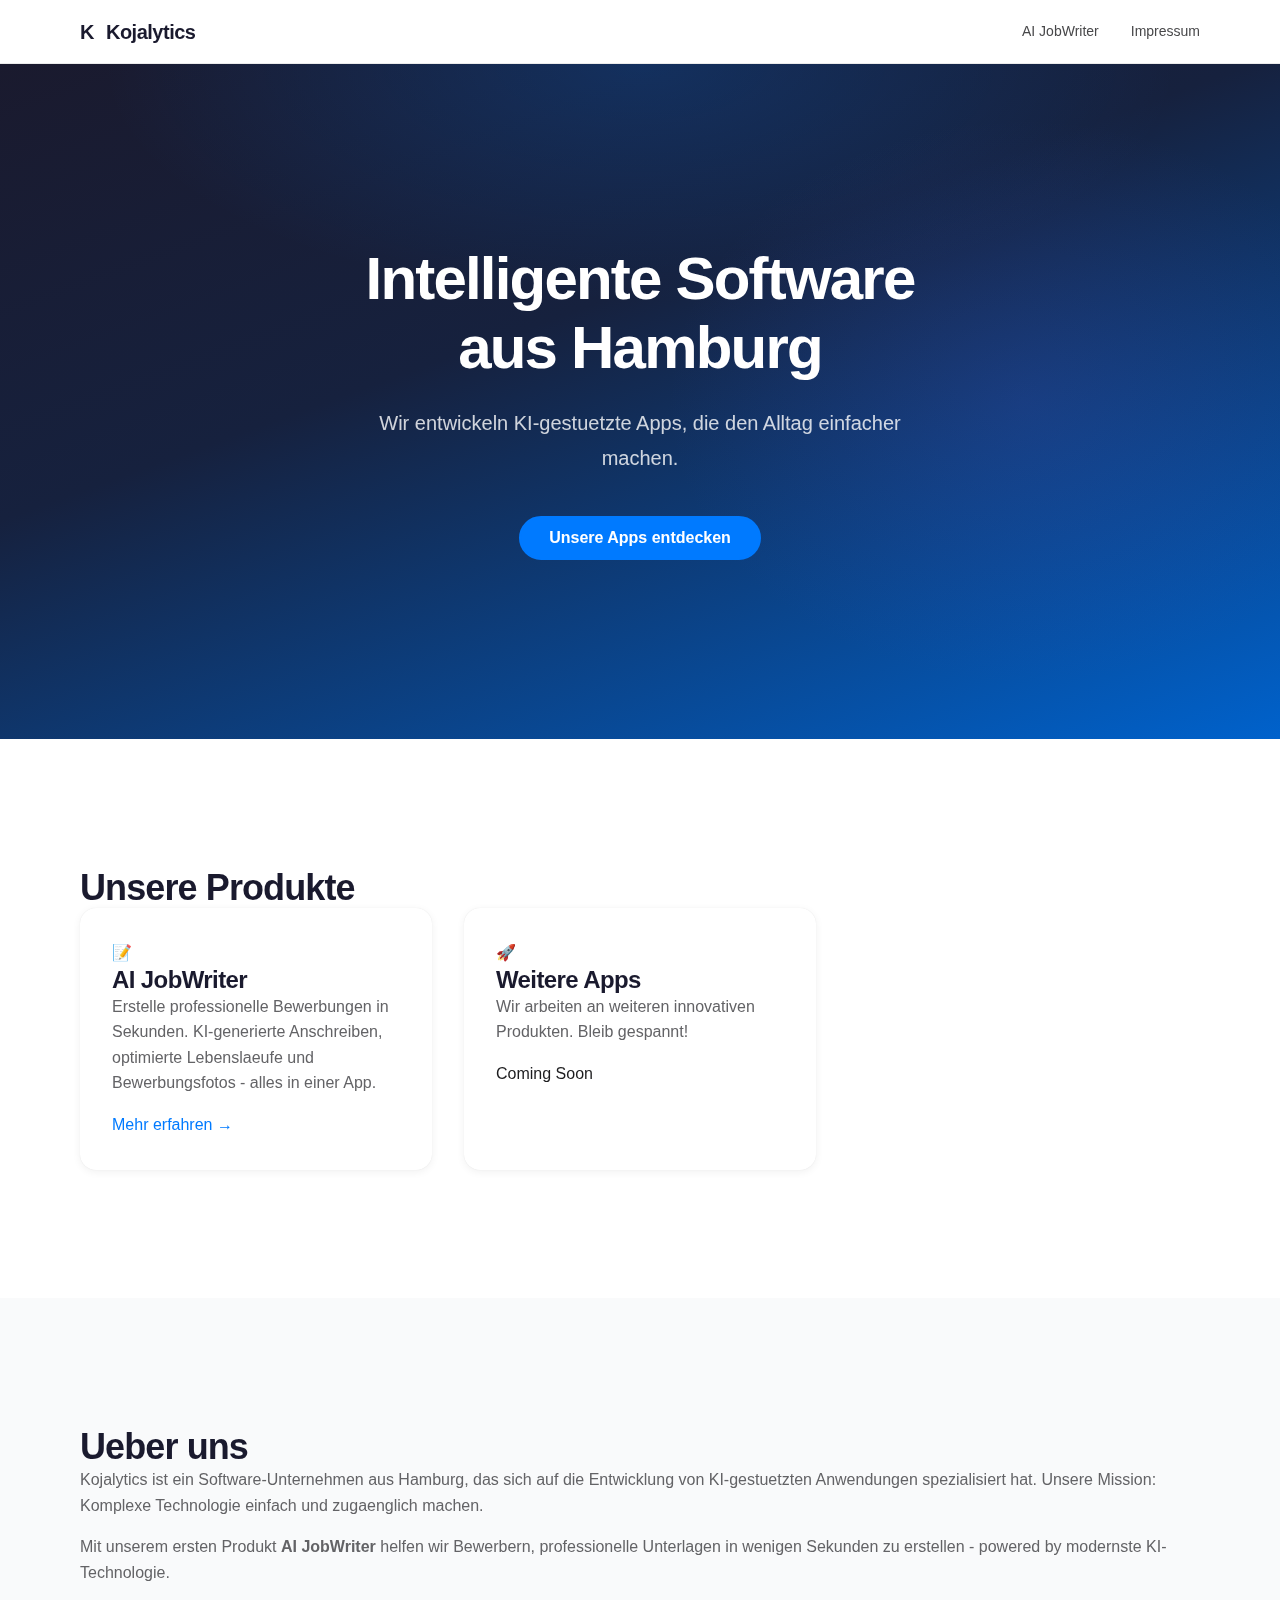
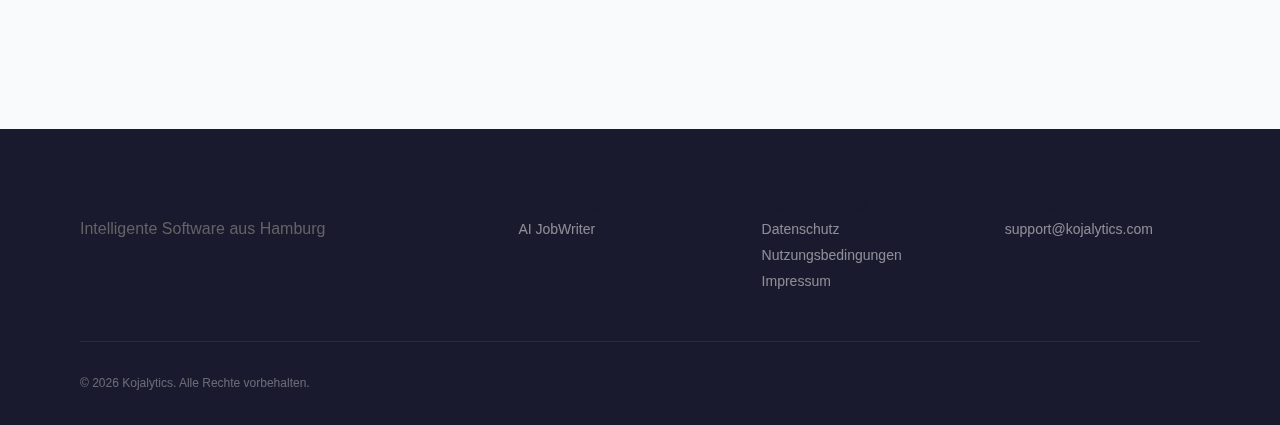
<file: index.html>
<!DOCTYPE html>
<html lang="de">
<head>
  <meta charset="UTF-8">
  <meta name="viewport" content="width=device-width, initial-scale=1.0">
  <title>Kojalytics - Intelligente Software aus Hamburg</title>
  <meta name="description" content="Kojalytics entwickelt KI-gestuetzte Apps, die den Alltag einfacher machen. Unser erstes Produkt: AI JobWriter - Bewerbungen mit KI.">
  <link rel="stylesheet" href="css/style.css">
  <link rel="icon" type="image/svg+xml" href="images/favicon.svg">
</head>
<body>
  <!-- Navigation -->
  <nav class="nav">
    <div class="container nav-container">
      <a href="/" class="nav-brand">
        <span class="nav-logo">K</span>
        <span>Kojalytics</span>
      </a>
      <div class="nav-links">
        <a href="/aijobwriter/">AI JobWriter</a>
        <a href="/impressum/">Impressum</a>
      </div>
    </div>
  </nav>

  <!-- Hero Section -->
  <section class="hero">
    <div class="container">
      <h1>Intelligente Software<br>aus Hamburg</h1>
      <p class="hero-subtitle">Wir entwickeln KI-gestuetzte Apps, die den Alltag einfacher machen.</p>
      <a href="/aijobwriter/" class="btn btn-primary">Unsere Apps entdecken</a>
    </div>
  </section>

  <!-- Products Section -->
  <section class="section">
    <div class="container">
      <h2 class="section-title">Unsere Produkte</h2>
      <div class="feature-grid">
        <a href="/aijobwriter/" class="card product-card">
          <div class="card-icon">&#x1F4DD;</div>
          <h3>AI JobWriter</h3>
          <p>Erstelle professionelle Bewerbungen in Sekunden. KI-generierte Anschreiben, optimierte Lebenslaeufe und Bewerbungsfotos - alles in einer App.</p>
          <span class="card-link">Mehr erfahren &rarr;</span>
        </a>
        <div class="card coming-soon-card">
          <div class="card-icon">&#x1F680;</div>
          <h3>Weitere Apps</h3>
          <p>Wir arbeiten an weiteren innovativen Produkten. Bleib gespannt!</p>
          <span class="badge">Coming Soon</span>
        </div>
      </div>
    </div>
  </section>

  <!-- About Section -->
  <section class="section section-alt">
    <div class="container">
      <h2 class="section-title">Ueber uns</h2>
      <div class="about-content">
        <p>Kojalytics ist ein Software-Unternehmen aus Hamburg, das sich auf die Entwicklung von KI-gestuetzten Anwendungen spezialisiert hat. Unsere Mission: Komplexe Technologie einfach und zugaenglich machen.</p>
        <p>Mit unserem ersten Produkt <strong>AI JobWriter</strong> helfen wir Bewerbern, professionelle Unterlagen in wenigen Sekunden zu erstellen - powered by modernste KI-Technologie.</p>
      </div>
    </div>
  </section>

  <!-- Footer -->
  <footer class="footer">
    <div class="container">
      <div class="footer-grid">
        <div class="footer-col">
          <h4>Kojalytics</h4>
          <p>Intelligente Software aus Hamburg</p>
        </div>
        <div class="footer-col">
          <h4>Produkte</h4>
          <div class="footer-links">
            <a href="/aijobwriter/">AI JobWriter</a>
          </div>
        </div>
        <div class="footer-col">
          <h4>Rechtliches</h4>
          <div class="footer-links">
            <a href="/privacy/">Datenschutz</a>
            <a href="/terms/">Nutzungsbedingungen</a>
            <a href="/impressum/">Impressum</a>
          </div>
        </div>
        <div class="footer-col">
          <h4>Kontakt</h4>
          <div class="footer-links">
            <a href="mailto:support@kojalytics.com">support@kojalytics.com</a>
          </div>
        </div>
      </div>
      <div class="footer-bottom">
        <p>&copy; 2026 Kojalytics. Alle Rechte vorbehalten.</p>
      </div>
    </div>
  </footer>
</body>
</html>
</file>
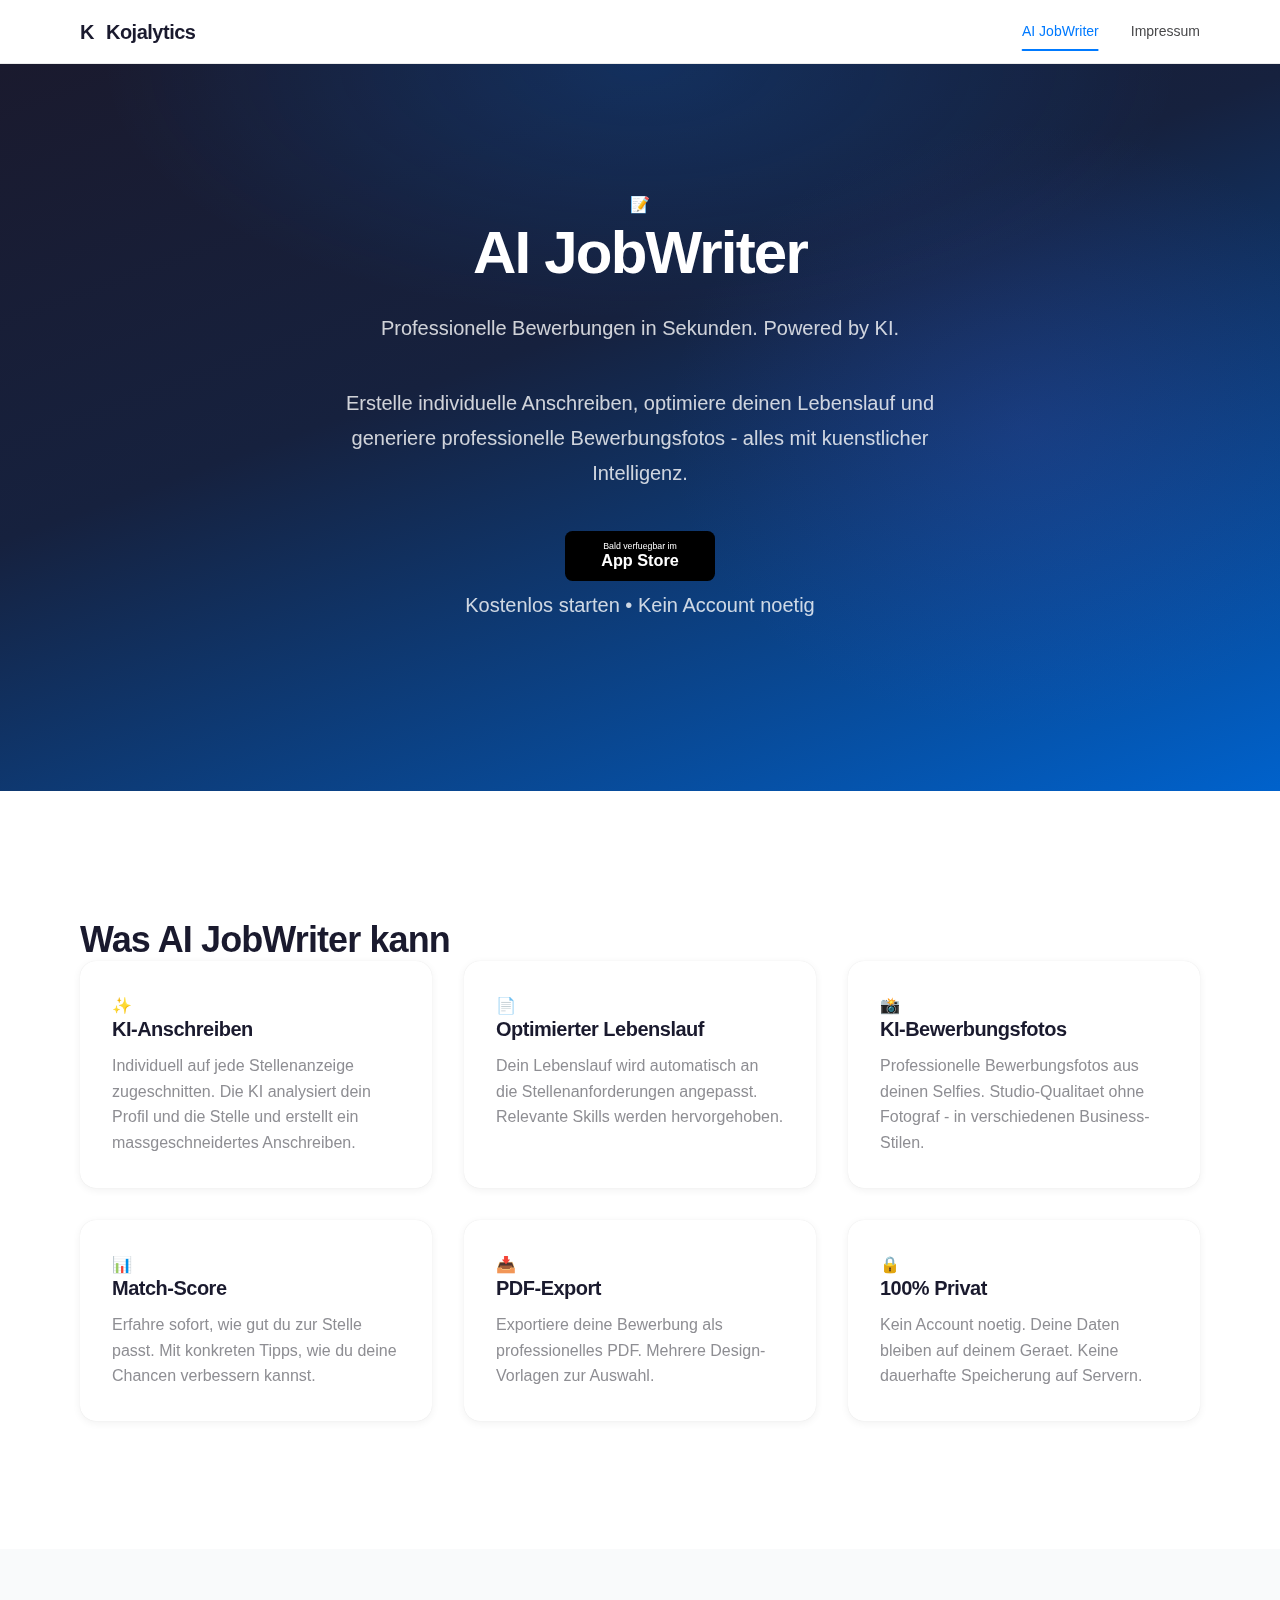
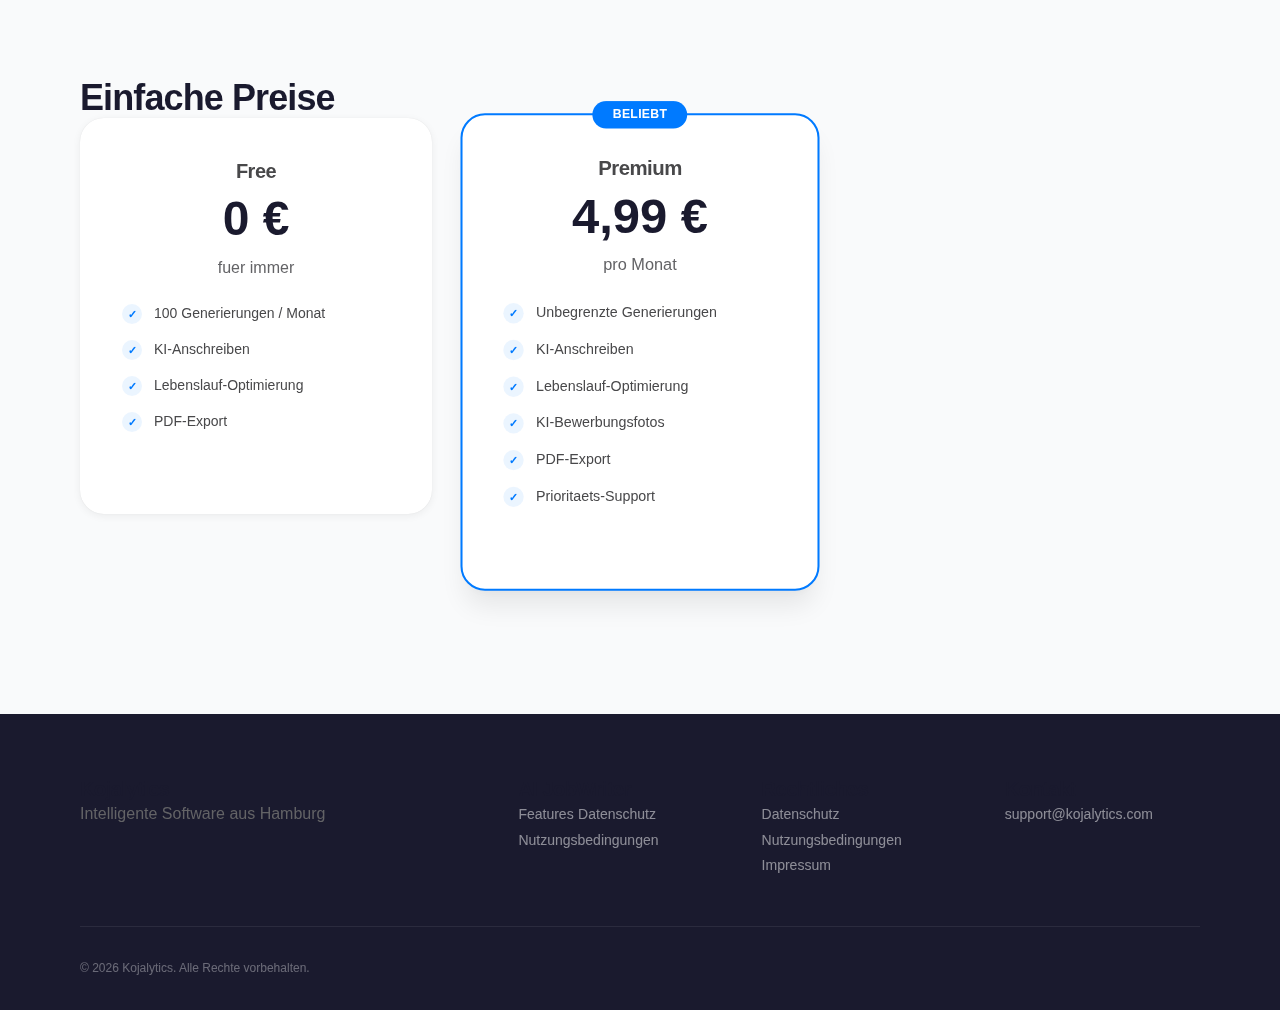
<file: aijobwriter/index.html>
<!DOCTYPE html>
<html lang="de">
<head>
  <meta charset="UTF-8">
  <meta name="viewport" content="width=device-width, initial-scale=1.0">
  <title>AI JobWriter - Bewerbungen mit KI | Kojalytics</title>
  <meta name="description" content="AI JobWriter erstellt professionelle Bewerbungen mit KI. Anschreiben, Lebenslaeufe und Bewerbungsfotos - alles in einer App.">
  <link rel="stylesheet" href="../css/style.css">
  <link rel="icon" type="image/svg+xml" href="../images/favicon.svg">
</head>
<body>
  <!-- Navigation -->
  <nav class="nav">
    <div class="container nav-container">
      <a href="/" class="nav-brand">
        <span class="nav-logo">K</span>
        <span>Kojalytics</span>
      </a>
      <div class="nav-links">
        <a href="/aijobwriter/" class="active">AI JobWriter</a>
        <a href="/impressum/">Impressum</a>
      </div>
    </div>
  </nav>

  <!-- App Hero -->
  <section class="hero hero-app">
    <div class="container hero-split">
      <div class="hero-text">
        <div class="app-name-row">
          <div class="app-icon-small">&#x1F4DD;</div>
          <h1>AI JobWriter</h1>
        </div>
        <p class="hero-subtitle">Professionelle Bewerbungen in Sekunden. Powered by KI.</p>
        <p class="hero-desc">Erstelle individuelle Anschreiben, optimiere deinen Lebenslauf und generiere professionelle Bewerbungsfotos - alles mit kuenstlicher Intelligenz.</p>
        <div class="hero-buttons">
          <a href="#" class="app-badge" title="Bald im App Store">
            <svg viewBox="0 0 120 40" width="150" height="50">
              <rect width="120" height="40" rx="6" fill="#000"/>
              <text x="60" y="14" text-anchor="middle" fill="#fff" font-size="7" font-family="-apple-system, sans-serif">Bald verfuegbar im</text>
              <text x="60" y="28" text-anchor="middle" fill="#fff" font-size="13" font-weight="600" font-family="-apple-system, sans-serif">App Store</text>
            </svg>
          </a>
        </div>
        <p class="hero-free">Kostenlos starten &bull; Kein Account noetig</p>
      </div>
    </div>
  </section>

  <!-- Features -->
  <section class="section">
    <div class="container">
      <h2 class="section-title">Was AI JobWriter kann</h2>
      <div class="feature-grid feature-grid-3">
        <div class="feature-card">
          <div class="feature-icon">&#x2728;</div>
          <h3>KI-Anschreiben</h3>
          <p>Individuell auf jede Stellenanzeige zugeschnitten. Die KI analysiert dein Profil und die Stelle und erstellt ein massgeschneidertes Anschreiben.</p>
        </div>
        <div class="feature-card">
          <div class="feature-icon">&#x1F4C4;</div>
          <h3>Optimierter Lebenslauf</h3>
          <p>Dein Lebenslauf wird automatisch an die Stellenanforderungen angepasst. Relevante Skills werden hervorgehoben.</p>
        </div>
        <div class="feature-card">
          <div class="feature-icon">&#x1F4F8;</div>
          <h3>KI-Bewerbungsfotos</h3>
          <p>Professionelle Bewerbungsfotos aus deinen Selfies. Studio-Qualitaet ohne Fotograf - in verschiedenen Business-Stilen.</p>
        </div>
        <div class="feature-card">
          <div class="feature-icon">&#x1F4CA;</div>
          <h3>Match-Score</h3>
          <p>Erfahre sofort, wie gut du zur Stelle passt. Mit konkreten Tipps, wie du deine Chancen verbessern kannst.</p>
        </div>
        <div class="feature-card">
          <div class="feature-icon">&#x1F4E5;</div>
          <h3>PDF-Export</h3>
          <p>Exportiere deine Bewerbung als professionelles PDF. Mehrere Design-Vorlagen zur Auswahl.</p>
        </div>
        <div class="feature-card">
          <div class="feature-icon">&#x1F512;</div>
          <h3>100% Privat</h3>
          <p>Kein Account noetig. Deine Daten bleiben auf deinem Geraet. Keine dauerhafte Speicherung auf Servern.</p>
        </div>
      </div>
    </div>
  </section>

  <!-- Pricing -->
  <section class="section section-alt">
    <div class="container">
      <h2 class="section-title">Einfache Preise</h2>
      <div class="pricing-grid">
        <div class="pricing-card">
          <h3>Free</h3>
          <div class="pricing-price">0 &euro;</div>
          <p class="pricing-period">fuer immer</p>
          <ul class="pricing-features">
            <li>100 Generierungen / Monat</li>
            <li>KI-Anschreiben</li>
            <li>Lebenslauf-Optimierung</li>
            <li>PDF-Export</li>
          </ul>
        </div>
        <div class="pricing-card pricing-highlight">
          <div class="pricing-badge">Beliebt</div>
          <h3>Premium</h3>
          <div class="pricing-price">4,99 &euro;</div>
          <p class="pricing-period">pro Monat</p>
          <ul class="pricing-features">
            <li>Unbegrenzte Generierungen</li>
            <li>KI-Anschreiben</li>
            <li>Lebenslauf-Optimierung</li>
            <li>KI-Bewerbungsfotos</li>
            <li>PDF-Export</li>
            <li>Prioritaets-Support</li>
          </ul>
        </div>
      </div>
    </div>
  </section>

  <!-- Footer -->
  <footer class="footer">
    <div class="container">
      <div class="footer-grid">
        <div class="footer-col">
          <h4>Kojalytics</h4>
          <p>Intelligente Software aus Hamburg</p>
        </div>
        <div class="footer-col">
          <h4>AI JobWriter</h4>
          <div class="footer-links">
            <a href="/aijobwriter/">Features</a>
            <a href="/privacy/">Datenschutz</a>
            <a href="/terms/">Nutzungsbedingungen</a>
          </div>
        </div>
        <div class="footer-col">
          <h4>Rechtliches</h4>
          <div class="footer-links">
            <a href="/privacy/">Datenschutz</a>
            <a href="/terms/">Nutzungsbedingungen</a>
            <a href="/impressum/">Impressum</a>
          </div>
        </div>
        <div class="footer-col">
          <h4>Kontakt</h4>
          <div class="footer-links">
            <a href="mailto:support@kojalytics.com">support@kojalytics.com</a>
          </div>
        </div>
      </div>
      <div class="footer-bottom">
        <p>&copy; 2026 Kojalytics. Alle Rechte vorbehalten.</p>
      </div>
    </div>
  </footer>
</body>
</html>
</file>
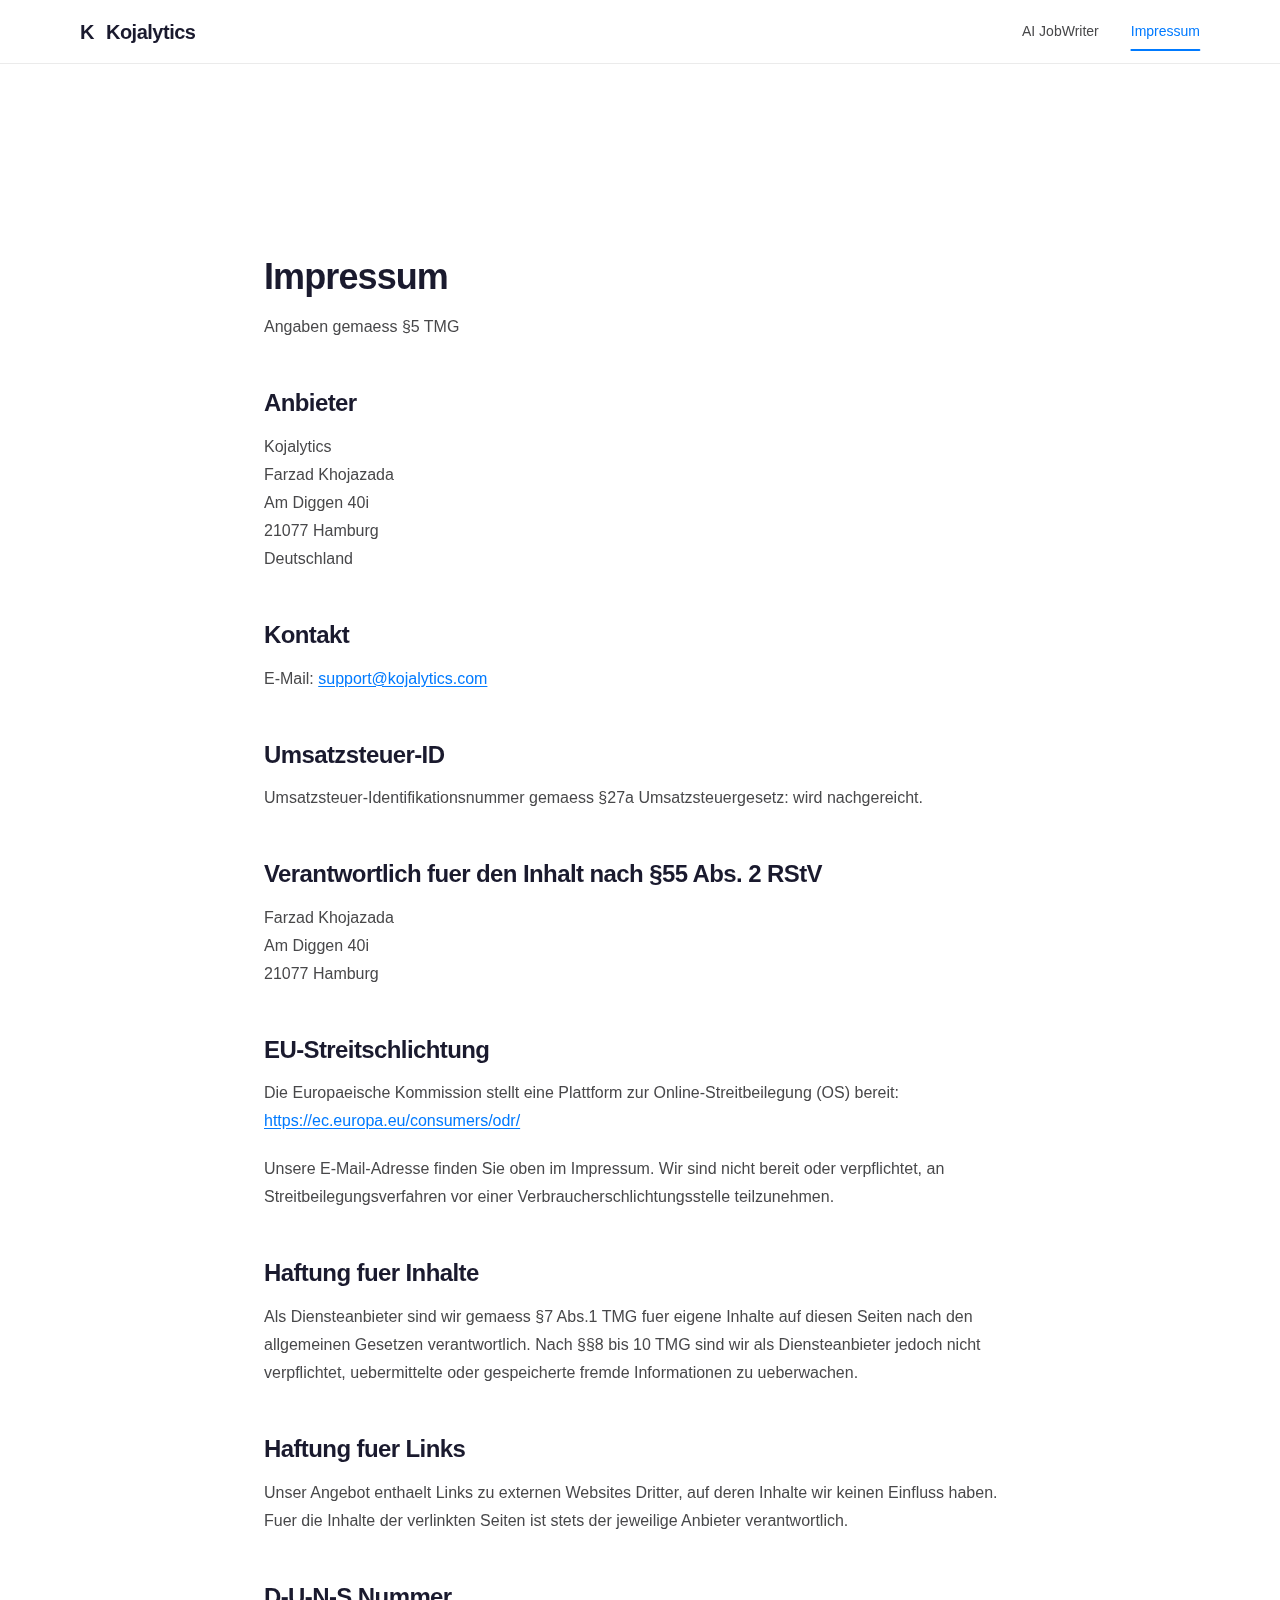
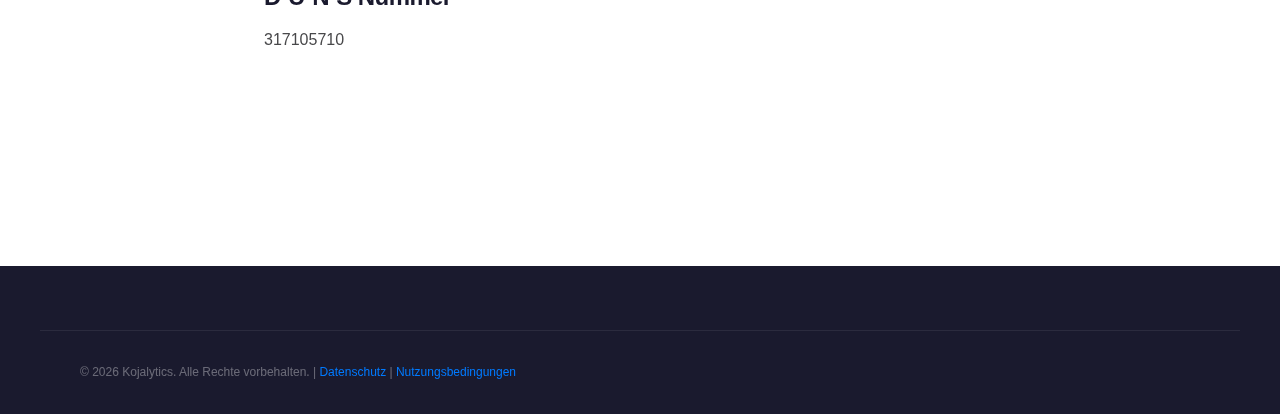
<file: impressum/index.html>
<!DOCTYPE html>
<html lang="de">
<head>
  <meta charset="UTF-8">
  <meta name="viewport" content="width=device-width, initial-scale=1.0">
  <title>Impressum | Kojalytics</title>
  <link rel="stylesheet" href="../css/style.css">
  <link rel="icon" type="image/svg+xml" href="../images/favicon.svg">
</head>
<body>
  <nav class="nav">
    <div class="container nav-container">
      <a href="/" class="nav-brand"><span class="nav-logo">K</span><span>Kojalytics</span></a>
      <div class="nav-links">
        <a href="/aijobwriter/">AI JobWriter</a>
        <a href="/impressum/" class="active">Impressum</a>
      </div>
    </div>
  </nav>

  <section class="section legal-page">
    <div class="container">
      <div class="legal-content">
        <h1>Impressum</h1>
        <p class="legal-date">Angaben gemaess &sect;5 TMG</p>

        <h2>Anbieter</h2>
        <p>
          Kojalytics<br>
          Farzad Khojazada<br>
          Am Diggen 40i<br>
          21077 Hamburg<br>
          Deutschland
        </p>

        <h2>Kontakt</h2>
        <p>
          E-Mail: <a href="mailto:support@kojalytics.com">support@kojalytics.com</a>
        </p>

        <h2>Umsatzsteuer-ID</h2>
        <p>Umsatzsteuer-Identifikationsnummer gemaess &sect;27a Umsatzsteuergesetz: wird nachgereicht.</p>

        <h2>Verantwortlich fuer den Inhalt nach &sect;55 Abs. 2 RStV</h2>
        <p>
          Farzad Khojazada<br>
          Am Diggen 40i<br>
          21077 Hamburg
        </p>

        <h2>EU-Streitschlichtung</h2>
        <p>Die Europaeische Kommission stellt eine Plattform zur Online-Streitbeilegung (OS) bereit: <a href="https://ec.europa.eu/consumers/odr/" target="_blank" rel="noopener">https://ec.europa.eu/consumers/odr/</a></p>
        <p>Unsere E-Mail-Adresse finden Sie oben im Impressum. Wir sind nicht bereit oder verpflichtet, an Streitbeilegungsverfahren vor einer Verbraucherschlichtungsstelle teilzunehmen.</p>

        <h2>Haftung fuer Inhalte</h2>
        <p>Als Diensteanbieter sind wir gemaess &sect;7 Abs.1 TMG fuer eigene Inhalte auf diesen Seiten nach den allgemeinen Gesetzen verantwortlich. Nach &sect;&sect;8 bis 10 TMG sind wir als Diensteanbieter jedoch nicht verpflichtet, uebermittelte oder gespeicherte fremde Informationen zu ueberwachen.</p>

        <h2>Haftung fuer Links</h2>
        <p>Unser Angebot enthaelt Links zu externen Websites Dritter, auf deren Inhalte wir keinen Einfluss haben. Fuer die Inhalte der verlinkten Seiten ist stets der jeweilige Anbieter verantwortlich.</p>

        <h2>D-U-N-S Nummer</h2>
        <p>317105710</p>
      </div>
    </div>
  </section>

  <footer class="footer">
    <div class="container footer-bottom">
      <p>&copy; 2026 Kojalytics. Alle Rechte vorbehalten. | <a href="/privacy/">Datenschutz</a> | <a href="/terms/">Nutzungsbedingungen</a></p>
    </div>
  </footer>
</body>
</html>
</file>
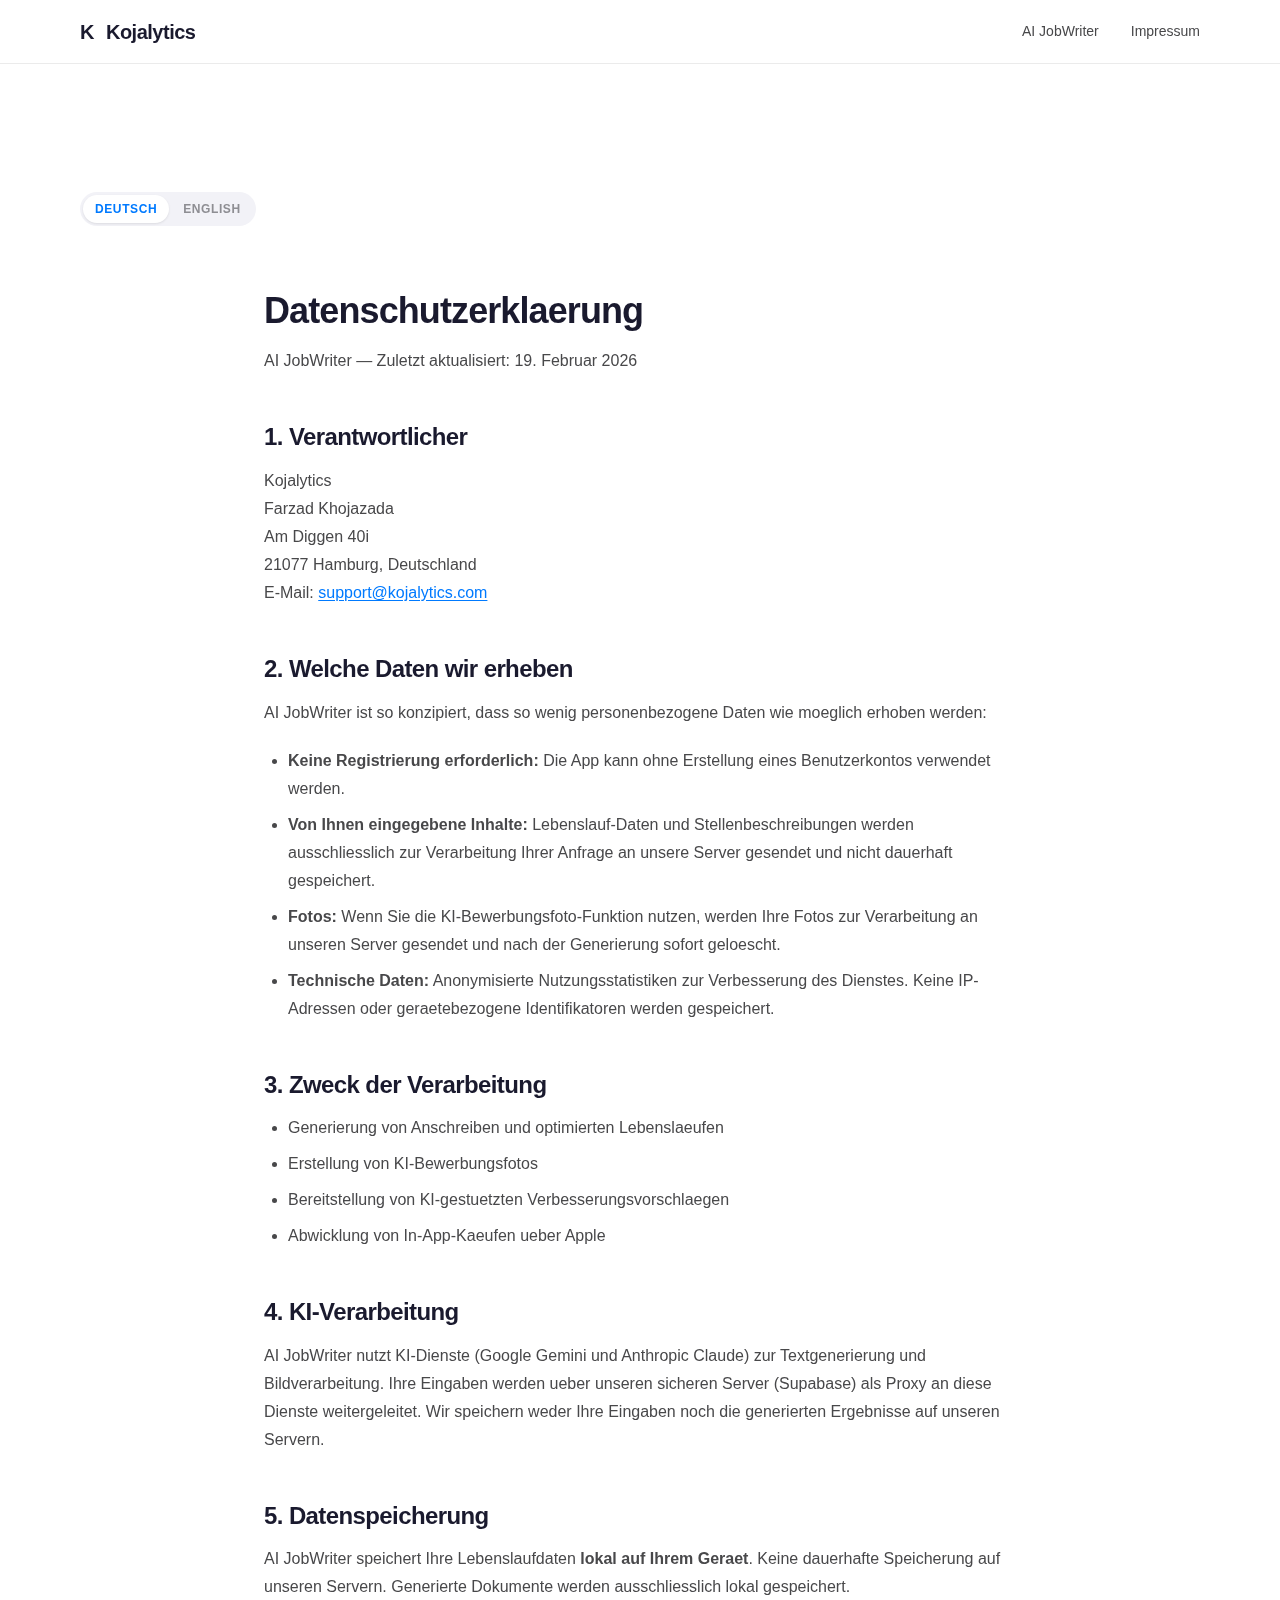
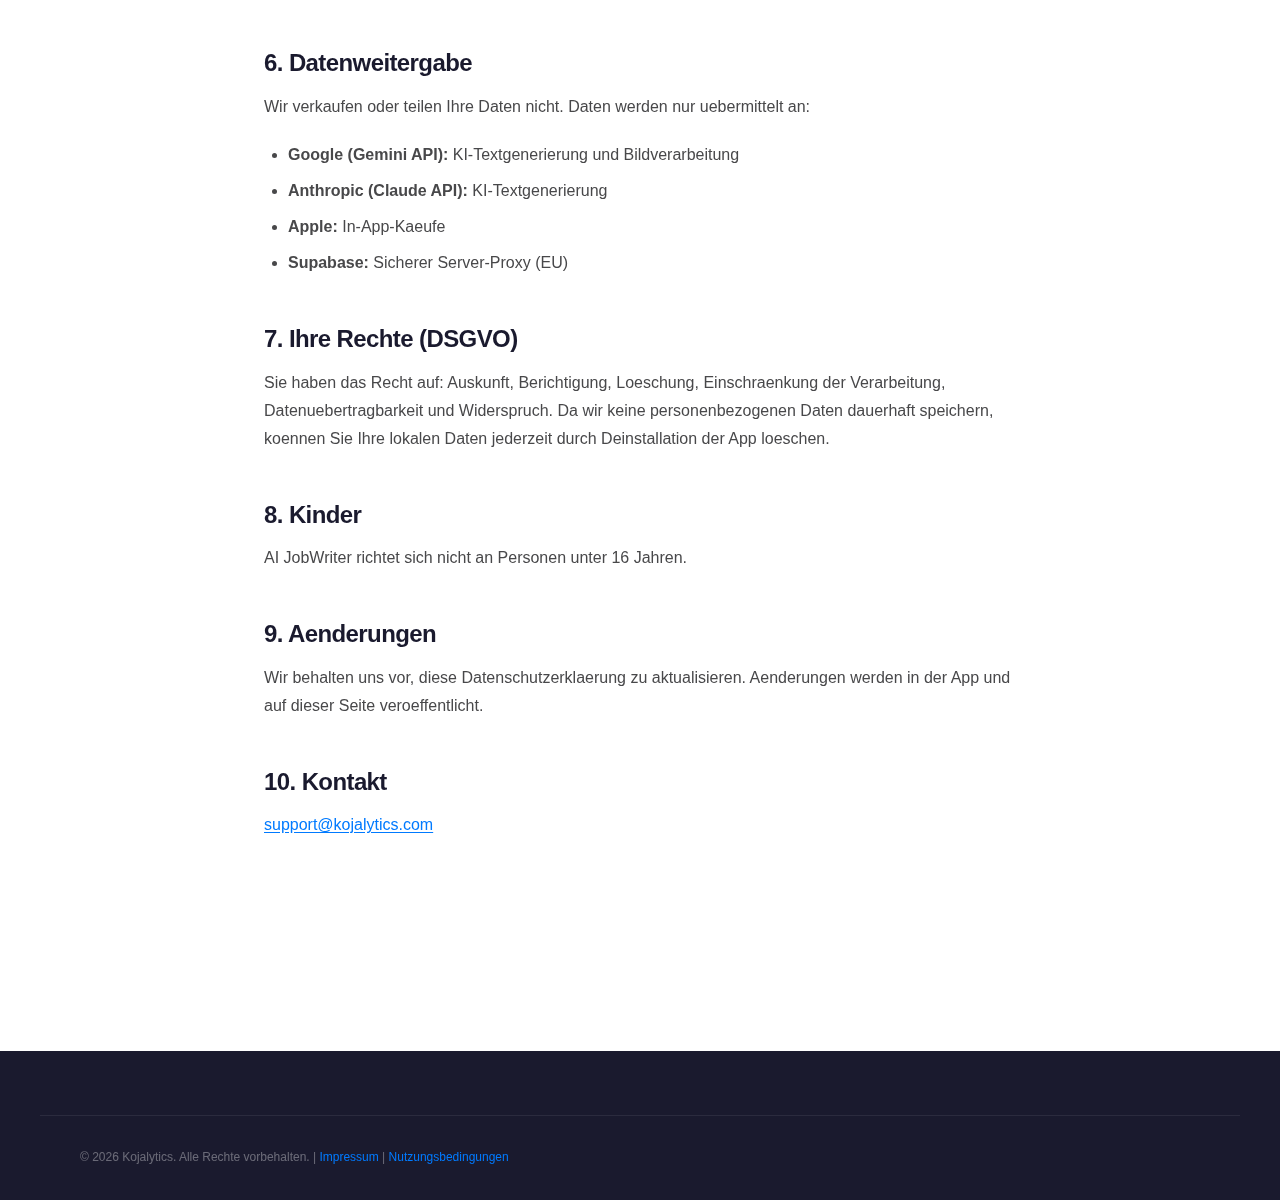
<file: privacy/index.html>
<!DOCTYPE html>
<html lang="de">
<head>
  <meta charset="UTF-8">
  <meta name="viewport" content="width=device-width, initial-scale=1.0">
  <title>Datenschutzerklaerung - AI JobWriter | Kojalytics</title>
  <link rel="stylesheet" href="../css/style.css">
  <link rel="icon" type="image/svg+xml" href="../images/favicon.svg">
</head>
<body>
  <nav class="nav">
    <div class="container nav-container">
      <a href="/" class="nav-brand"><span class="nav-logo">K</span><span>Kojalytics</span></a>
      <div class="nav-links">
        <a href="/aijobwriter/">AI JobWriter</a>
        <a href="/impressum/">Impressum</a>
      </div>
    </div>
  </nav>

  <section class="section legal-page">
    <div class="container">
      <div class="lang-toggle">
        <button class="lang-btn active" onclick="showLang('de')">Deutsch</button>
        <button class="lang-btn" onclick="showLang('en')">English</button>
      </div>

      <!-- GERMAN -->
      <div class="section-de active">
        <div class="legal-content">
          <h1>Datenschutzerklaerung</h1>
          <p class="legal-date">AI JobWriter &mdash; Zuletzt aktualisiert: 19. Februar 2026</p>

          <h2>1. Verantwortlicher</h2>
          <p>Kojalytics<br>Farzad Khojazada<br>Am Diggen 40i<br>21077 Hamburg, Deutschland<br>E-Mail: <a href="mailto:support@kojalytics.com">support@kojalytics.com</a></p>

          <h2>2. Welche Daten wir erheben</h2>
          <p>AI JobWriter ist so konzipiert, dass so wenig personenbezogene Daten wie moeglich erhoben werden:</p>
          <ul>
            <li><strong>Keine Registrierung erforderlich:</strong> Die App kann ohne Erstellung eines Benutzerkontos verwendet werden.</li>
            <li><strong>Von Ihnen eingegebene Inhalte:</strong> Lebenslauf-Daten und Stellenbeschreibungen werden ausschliesslich zur Verarbeitung Ihrer Anfrage an unsere Server gesendet und nicht dauerhaft gespeichert.</li>
            <li><strong>Fotos:</strong> Wenn Sie die KI-Bewerbungsfoto-Funktion nutzen, werden Ihre Fotos zur Verarbeitung an unseren Server gesendet und nach der Generierung sofort geloescht.</li>
            <li><strong>Technische Daten:</strong> Anonymisierte Nutzungsstatistiken zur Verbesserung des Dienstes. Keine IP-Adressen oder geraetebezogene Identifikatoren werden gespeichert.</li>
          </ul>

          <h2>3. Zweck der Verarbeitung</h2>
          <ul>
            <li>Generierung von Anschreiben und optimierten Lebenslaeufen</li>
            <li>Erstellung von KI-Bewerbungsfotos</li>
            <li>Bereitstellung von KI-gestuetzten Verbesserungsvorschlaegen</li>
            <li>Abwicklung von In-App-Kaeufen ueber Apple</li>
          </ul>

          <h2>4. KI-Verarbeitung</h2>
          <p>AI JobWriter nutzt KI-Dienste (Google Gemini und Anthropic Claude) zur Textgenerierung und Bildverarbeitung. Ihre Eingaben werden ueber unseren sicheren Server (Supabase) als Proxy an diese Dienste weitergeleitet. Wir speichern weder Ihre Eingaben noch die generierten Ergebnisse auf unseren Servern.</p>

          <h2>5. Datenspeicherung</h2>
          <p>AI JobWriter speichert Ihre Lebenslaufdaten <strong>lokal auf Ihrem Geraet</strong>. Keine dauerhafte Speicherung auf unseren Servern. Generierte Dokumente werden ausschliesslich lokal gespeichert.</p>

          <h2>6. Datenweitergabe</h2>
          <p>Wir verkaufen oder teilen Ihre Daten nicht. Daten werden nur uebermittelt an:</p>
          <ul>
            <li><strong>Google (Gemini API):</strong> KI-Textgenerierung und Bildverarbeitung</li>
            <li><strong>Anthropic (Claude API):</strong> KI-Textgenerierung</li>
            <li><strong>Apple:</strong> In-App-Kaeufe</li>
            <li><strong>Supabase:</strong> Sicherer Server-Proxy (EU)</li>
          </ul>

          <h2>7. Ihre Rechte (DSGVO)</h2>
          <p>Sie haben das Recht auf: Auskunft, Berichtigung, Loeschung, Einschraenkung der Verarbeitung, Datenuebertragbarkeit und Widerspruch. Da wir keine personenbezogenen Daten dauerhaft speichern, koennen Sie Ihre lokalen Daten jederzeit durch Deinstallation der App loeschen.</p>

          <h2>8. Kinder</h2>
          <p>AI JobWriter richtet sich nicht an Personen unter 16 Jahren.</p>

          <h2>9. Aenderungen</h2>
          <p>Wir behalten uns vor, diese Datenschutzerklaerung zu aktualisieren. Aenderungen werden in der App und auf dieser Seite veroeffentlicht.</p>

          <h2>10. Kontakt</h2>
          <p><a href="mailto:support@kojalytics.com">support@kojalytics.com</a></p>
        </div>
      </div>

      <!-- ENGLISH -->
      <div class="section-en">
        <div class="legal-content">
          <h1>Privacy Policy</h1>
          <p class="legal-date">AI JobWriter &mdash; Last updated: February 19, 2026</p>

          <h2>1. Data Controller</h2>
          <p>Kojalytics<br>Farzad Khojazada<br>Am Diggen 40i<br>21077 Hamburg, Germany<br>Email: <a href="mailto:support@kojalytics.com">support@kojalytics.com</a></p>

          <h2>2. Data We Collect</h2>
          <ul>
            <li><strong>No registration required:</strong> Use the app without an account.</li>
            <li><strong>Content you provide:</strong> Resume data and job descriptions are sent to process your request only and not stored.</li>
            <li><strong>Photos:</strong> Deleted immediately after AI headshot generation.</li>
            <li><strong>Technical data:</strong> Anonymized usage statistics only.</li>
          </ul>

          <h2>3. Purpose</h2>
          <ul>
            <li>Generating cover letters and optimized resumes</li>
            <li>Creating AI professional headshots</li>
            <li>AI-powered improvement suggestions</li>
            <li>Processing in-app purchases through Apple</li>
          </ul>

          <h2>4. AI Processing</h2>
          <p>We use Google Gemini and Anthropic Claude via our secure Supabase proxy. We do not store inputs or outputs.</p>

          <h2>5. Data Storage</h2>
          <p>All data stored <strong>locally on your device</strong> only.</p>

          <h2>6. Data Sharing</h2>
          <p>We do not sell data. Service providers: Google, Anthropic, Apple, Supabase (EU).</p>

          <h2>7. Your Rights (GDPR)</h2>
          <p>Access, rectification, erasure, restriction, portability, objection. Uninstall to delete all local data.</p>

          <h2>8. Children</h2>
          <p>Not intended for persons under 16.</p>

          <h2>9. Changes</h2>
          <p>We reserve the right to update this policy. Changes will be published in the app and on this page.</p>

          <h2>10. Contact</h2>
          <p><a href="mailto:support@kojalytics.com">support@kojalytics.com</a></p>
        </div>
      </div>
    </div>
  </section>

  <footer class="footer">
    <div class="container footer-bottom">
      <p>&copy; 2026 Kojalytics. Alle Rechte vorbehalten. | <a href="/impressum/">Impressum</a> | <a href="/terms/">Nutzungsbedingungen</a></p>
    </div>
  </footer>

  <script>
    function showLang(lang) {
      document.querySelectorAll('.section-de, .section-en').forEach(function(el) { el.classList.remove('active'); });
      document.querySelectorAll('.lang-btn').forEach(function(el) { el.classList.remove('active'); });
      document.querySelector('.section-' + lang).classList.add('active');
      event.target.classList.add('active');
    }
  </script>
</body>
</html>
</file>
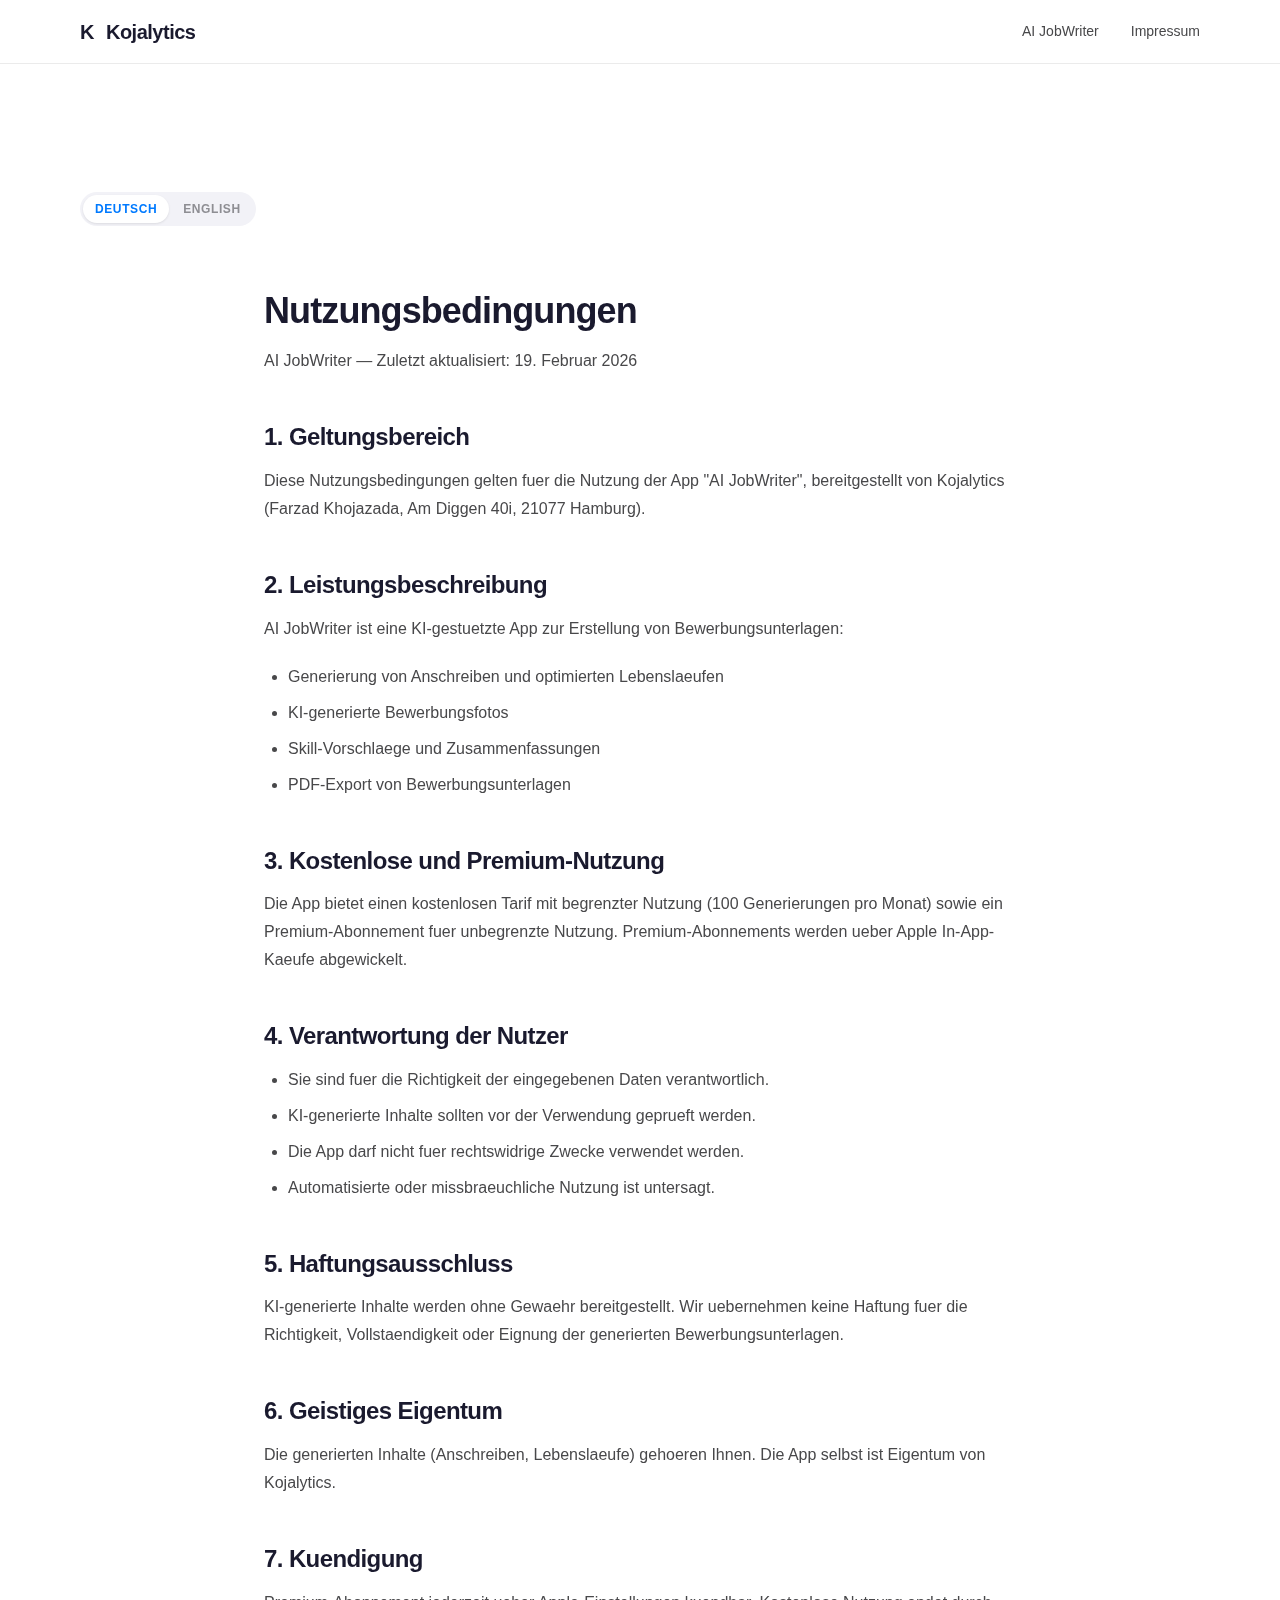
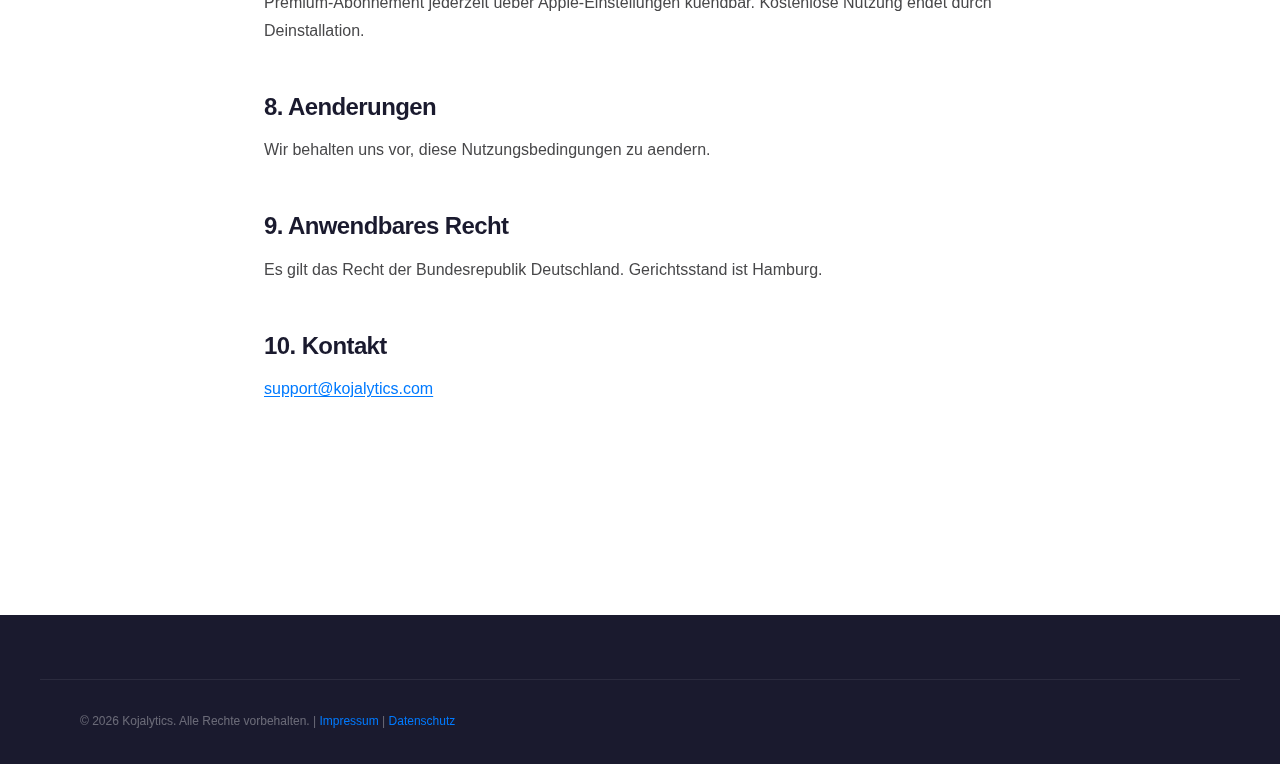
<file: terms/index.html>
<!DOCTYPE html>
<html lang="de">
<head>
  <meta charset="UTF-8">
  <meta name="viewport" content="width=device-width, initial-scale=1.0">
  <title>Nutzungsbedingungen - AI JobWriter | Kojalytics</title>
  <link rel="stylesheet" href="../css/style.css">
  <link rel="icon" type="image/svg+xml" href="../images/favicon.svg">
</head>
<body>
  <nav class="nav">
    <div class="container nav-container">
      <a href="/" class="nav-brand"><span class="nav-logo">K</span><span>Kojalytics</span></a>
      <div class="nav-links">
        <a href="/aijobwriter/">AI JobWriter</a>
        <a href="/impressum/">Impressum</a>
      </div>
    </div>
  </nav>

  <section class="section legal-page">
    <div class="container">
      <div class="lang-toggle">
        <button class="lang-btn active" onclick="showLang('de')">Deutsch</button>
        <button class="lang-btn" onclick="showLang('en')">English</button>
      </div>

      <!-- GERMAN -->
      <div class="section-de active">
        <div class="legal-content">
          <h1>Nutzungsbedingungen</h1>
          <p class="legal-date">AI JobWriter &mdash; Zuletzt aktualisiert: 19. Februar 2026</p>

          <h2>1. Geltungsbereich</h2>
          <p>Diese Nutzungsbedingungen gelten fuer die Nutzung der App "AI JobWriter", bereitgestellt von Kojalytics (Farzad Khojazada, Am Diggen 40i, 21077 Hamburg).</p>

          <h2>2. Leistungsbeschreibung</h2>
          <p>AI JobWriter ist eine KI-gestuetzte App zur Erstellung von Bewerbungsunterlagen:</p>
          <ul>
            <li>Generierung von Anschreiben und optimierten Lebenslaeufen</li>
            <li>KI-generierte Bewerbungsfotos</li>
            <li>Skill-Vorschlaege und Zusammenfassungen</li>
            <li>PDF-Export von Bewerbungsunterlagen</li>
          </ul>

          <h2>3. Kostenlose und Premium-Nutzung</h2>
          <p>Die App bietet einen kostenlosen Tarif mit begrenzter Nutzung (100 Generierungen pro Monat) sowie ein Premium-Abonnement fuer unbegrenzte Nutzung. Premium-Abonnements werden ueber Apple In-App-Kaeufe abgewickelt.</p>

          <h2>4. Verantwortung der Nutzer</h2>
          <ul>
            <li>Sie sind fuer die Richtigkeit der eingegebenen Daten verantwortlich.</li>
            <li>KI-generierte Inhalte sollten vor der Verwendung geprueft werden.</li>
            <li>Die App darf nicht fuer rechtswidrige Zwecke verwendet werden.</li>
            <li>Automatisierte oder missbraeuchliche Nutzung ist untersagt.</li>
          </ul>

          <h2>5. Haftungsausschluss</h2>
          <p>KI-generierte Inhalte werden ohne Gewaehr bereitgestellt. Wir uebernehmen keine Haftung fuer die Richtigkeit, Vollstaendigkeit oder Eignung der generierten Bewerbungsunterlagen.</p>

          <h2>6. Geistiges Eigentum</h2>
          <p>Die generierten Inhalte (Anschreiben, Lebenslaeufe) gehoeren Ihnen. Die App selbst ist Eigentum von Kojalytics.</p>

          <h2>7. Kuendigung</h2>
          <p>Premium-Abonnement jederzeit ueber Apple-Einstellungen kuendbar. Kostenlose Nutzung endet durch Deinstallation.</p>

          <h2>8. Aenderungen</h2>
          <p>Wir behalten uns vor, diese Nutzungsbedingungen zu aendern.</p>

          <h2>9. Anwendbares Recht</h2>
          <p>Es gilt das Recht der Bundesrepublik Deutschland. Gerichtsstand ist Hamburg.</p>

          <h2>10. Kontakt</h2>
          <p><a href="mailto:support@kojalytics.com">support@kojalytics.com</a></p>
        </div>
      </div>

      <!-- ENGLISH -->
      <div class="section-en">
        <div class="legal-content">
          <h1>Terms of Service</h1>
          <p class="legal-date">AI JobWriter &mdash; Last updated: February 19, 2026</p>

          <h2>1. Scope</h2>
          <p>These terms apply to the "AI JobWriter" app by Kojalytics (Farzad Khojazada, Am Diggen 40i, 21077 Hamburg, Germany).</p>

          <h2>2. Service Description</h2>
          <ul>
            <li>Generation of cover letters and optimized resumes</li>
            <li>AI-generated professional headshots</li>
            <li>Skill suggestions and summaries</li>
            <li>PDF export of application documents</li>
          </ul>

          <h2>3. Free and Premium Plans</h2>
          <p>Free tier: 100 generations/month. Premium: unlimited via Apple In-App Purchase.</p>

          <h2>4. User Responsibility</h2>
          <ul>
            <li>You are responsible for data accuracy.</li>
            <li>AI content should be reviewed before use.</li>
            <li>No unlawful or abusive usage.</li>
          </ul>

          <h2>5. Disclaimer</h2>
          <p>AI content is provided as-is without warranty.</p>

          <h2>6. Intellectual Property</h2>
          <p>Generated content belongs to you. The app is property of Kojalytics.</p>

          <h2>7. Cancellation</h2>
          <p>Cancel premium anytime via Apple Settings.</p>

          <h2>8. Applicable Law</h2>
          <p>German law applies. Jurisdiction: Hamburg.</p>

          <h2>9. Contact</h2>
          <p><a href="mailto:support@kojalytics.com">support@kojalytics.com</a></p>
        </div>
      </div>
    </div>
  </section>

  <footer class="footer">
    <div class="container footer-bottom">
      <p>&copy; 2026 Kojalytics. Alle Rechte vorbehalten. | <a href="/impressum/">Impressum</a> | <a href="/privacy/">Datenschutz</a></p>
    </div>
  </footer>

  <script>
    function showLang(lang) {
      document.querySelectorAll('.section-de, .section-en').forEach(function(el) { el.classList.remove('active'); });
      document.querySelectorAll('.lang-btn').forEach(function(el) { el.classList.remove('active'); });
      document.querySelector('.section-' + lang).classList.add('active');
      event.target.classList.add('active');
    }
  </script>
</body>
</html>
</file>
<file: css/style.css>
/* ==========================================================================
   Kojalytics – Global Stylesheet
   AI-powered apps from Hamburg, Germany
   ========================================================================== */

/* ---------- Design Tokens / Custom Properties ---------- */
:root {
  /* Palette */
  --color-primary: #007AFF;
  --color-primary-dark: #0062cc;
  --color-primary-light: #4da3ff;
  --color-secondary: #1a1a2e;
  --color-secondary-light: #23234a;
  --color-accent: #5856d6;
  --color-success: #34c759;
  --color-warning: #ff9f0a;
  --color-danger: #ff3b30;

  /* Neutrals */
  --color-white: #ffffff;
  --color-gray-50: #f9fafb;
  --color-gray-100: #f2f2f7;
  --color-gray-200: #e5e5ea;
  --color-gray-300: #d1d1d6;
  --color-gray-400: #aeaeb2;
  --color-gray-500: #8e8e93;
  --color-gray-600: #636366;
  --color-gray-700: #48484a;
  --color-gray-800: #3a3a3c;
  --color-gray-900: #1c1c1e;

  /* Typography */
  --font-family: -apple-system, BlinkMacSystemFont, "SF Pro Display",
    "Segoe UI", Roboto, Helvetica, Arial, sans-serif, "Apple Color Emoji",
    "Segoe UI Emoji";
  --font-mono: "SF Mono", SFMono-Regular, ui-monospace, Menlo, Monaco,
    Consolas, "Liberation Mono", "Courier New", monospace;

  --font-size-xs: 0.75rem;    /* 12px */
  --font-size-sm: 0.875rem;   /* 14px */
  --font-size-base: 1rem;     /* 16px */
  --font-size-lg: 1.125rem;   /* 18px */
  --font-size-xl: 1.25rem;    /* 20px */
  --font-size-2xl: 1.5rem;    /* 24px */
  --font-size-3xl: 1.875rem;  /* 30px */
  --font-size-4xl: 2.25rem;   /* 36px */
  --font-size-5xl: 3rem;      /* 48px */
  --font-size-6xl: 3.75rem;   /* 60px */

  --font-weight-normal: 400;
  --font-weight-medium: 500;
  --font-weight-semibold: 600;
  --font-weight-bold: 700;

  --line-height-tight: 1.15;
  --line-height-snug: 1.3;
  --line-height-normal: 1.6;
  --line-height-relaxed: 1.75;

  --letter-spacing-tight: -0.025em;
  --letter-spacing-normal: 0;
  --letter-spacing-wide: 0.025em;
  --letter-spacing-wider: 0.05em;

  /* Spacing */
  --space-1: 0.25rem;
  --space-2: 0.5rem;
  --space-3: 0.75rem;
  --space-4: 1rem;
  --space-5: 1.25rem;
  --space-6: 1.5rem;
  --space-8: 2rem;
  --space-10: 2.5rem;
  --space-12: 3rem;
  --space-16: 4rem;
  --space-20: 5rem;
  --space-24: 6rem;
  --space-32: 8rem;

  /* Layout */
  --container-max: 1200px;
  --container-narrow: 800px;
  --container-wide: 1400px;

  /* Borders */
  --radius-sm: 6px;
  --radius-md: 10px;
  --radius-lg: 16px;
  --radius-xl: 24px;
  --radius-2xl: 32px;
  --radius-full: 9999px;

  /* Shadows */
  --shadow-xs: 0 1px 2px rgba(0, 0, 0, 0.04);
  --shadow-sm: 0 1px 3px rgba(0, 0, 0, 0.06), 0 1px 2px rgba(0, 0, 0, 0.04);
  --shadow-md: 0 4px 6px -1px rgba(0, 0, 0, 0.07),
    0 2px 4px -2px rgba(0, 0, 0, 0.05);
  --shadow-lg: 0 10px 15px -3px rgba(0, 0, 0, 0.08),
    0 4px 6px -4px rgba(0, 0, 0, 0.04);
  --shadow-xl: 0 20px 25px -5px rgba(0, 0, 0, 0.08),
    0 8px 10px -6px rgba(0, 0, 0, 0.03);
  --shadow-2xl: 0 25px 50px -12px rgba(0, 0, 0, 0.15);
  --shadow-card: 0 2px 8px rgba(0, 0, 0, 0.06), 0 0 1px rgba(0, 0, 0, 0.1);
  --shadow-card-hover: 0 8px 24px rgba(0, 0, 0, 0.1),
    0 0 1px rgba(0, 0, 0, 0.1);

  /* Transitions */
  --transition-fast: 150ms cubic-bezier(0.4, 0, 0.2, 1);
  --transition-base: 250ms cubic-bezier(0.4, 0, 0.2, 1);
  --transition-slow: 350ms cubic-bezier(0.4, 0, 0.2, 1);
  --transition-spring: 500ms cubic-bezier(0.34, 1.56, 0.64, 1);

  /* Z-index layers */
  --z-dropdown: 100;
  --z-sticky: 200;
  --z-overlay: 300;
  --z-modal: 400;
  --z-toast: 500;

  /* Navbar */
  --nav-height: 64px;
  --nav-bg: rgba(255, 255, 255, 0.82);
  --nav-blur: 20px;
}

/* ---------- Reset & Base ---------- */
*,
*::before,
*::after {
  margin: 0;
  padding: 0;
  box-sizing: border-box;
}

html {
  font-size: 16px;
  scroll-behavior: smooth;
  -webkit-text-size-adjust: 100%;
  text-size-adjust: 100%;
  -webkit-font-smoothing: antialiased;
  -moz-osx-font-smoothing: grayscale;
}

body {
  font-family: var(--font-family);
  font-size: var(--font-size-base);
  font-weight: var(--font-weight-normal);
  line-height: var(--line-height-normal);
  color: var(--color-gray-900);
  background-color: var(--color-white);
  overflow-x: hidden;
}

img,
picture,
video,
canvas,
svg {
  display: block;
  max-width: 100%;
  height: auto;
}

a {
  color: var(--color-primary);
  text-decoration: none;
  transition: color var(--transition-fast);
}

a:hover {
  color: var(--color-primary-dark);
}

ul,
ol {
  list-style: none;
}

h1,
h2,
h3,
h4,
h5,
h6 {
  font-weight: var(--font-weight-bold);
  line-height: var(--line-height-tight);
  letter-spacing: var(--letter-spacing-tight);
  color: var(--color-secondary);
}

h1 {
  font-size: var(--font-size-4xl);
}

h2 {
  font-size: var(--font-size-3xl);
}

h3 {
  font-size: var(--font-size-2xl);
}

h4 {
  font-size: var(--font-size-xl);
}

p {
  margin-bottom: var(--space-4);
  color: var(--color-gray-600);
}

::selection {
  background-color: var(--color-primary);
  color: var(--color-white);
}

/* ---------- Container ---------- */
.container {
  width: 100%;
  max-width: var(--container-max);
  margin-inline: auto;
  padding-inline: var(--space-6);
}

.container-narrow {
  max-width: var(--container-narrow);
}

.container-wide {
  max-width: var(--container-wide);
}

/* ---------- Navigation ---------- */
.nav {
  position: sticky;
  top: 0;
  left: 0;
  right: 0;
  z-index: var(--z-sticky);
  height: var(--nav-height);
  background: var(--nav-bg);
  backdrop-filter: saturate(180%) blur(var(--nav-blur));
  -webkit-backdrop-filter: saturate(180%) blur(var(--nav-blur));
  border-bottom: 1px solid rgba(0, 0, 0, 0.08);
  transition: background var(--transition-base),
    box-shadow var(--transition-base);
}

.nav .container {
  display: flex;
  align-items: center;
  justify-content: space-between;
  height: 100%;
}

.nav-brand {
  display: flex;
  align-items: center;
  gap: var(--space-3);
  font-size: var(--font-size-xl);
  font-weight: var(--font-weight-bold);
  color: var(--color-secondary);
  letter-spacing: var(--letter-spacing-tight);
  text-decoration: none;
  transition: opacity var(--transition-fast);
}

.nav-brand:hover {
  opacity: 0.8;
  color: var(--color-secondary);
}

.nav-brand img,
.nav-brand svg {
  height: 32px;
  width: auto;
}

.nav-links {
  display: flex;
  align-items: center;
  gap: var(--space-8);
}

.nav-links a {
  font-size: var(--font-size-sm);
  font-weight: var(--font-weight-medium);
  color: var(--color-gray-700);
  text-decoration: none;
  position: relative;
  padding-block: var(--space-2);
  transition: color var(--transition-fast);
}

.nav-links a::after {
  content: "";
  position: absolute;
  bottom: 0;
  left: 50%;
  width: 0;
  height: 2px;
  background: var(--color-primary);
  border-radius: var(--radius-full);
  transform: translateX(-50%);
  transition: width var(--transition-base);
}

.nav-links a:hover,
.nav-links a.active {
  color: var(--color-primary);
}

.nav-links a:hover::after,
.nav-links a.active::after {
  width: 100%;
}

/* Mobile menu toggle */
.nav-toggle {
  display: none;
  flex-direction: column;
  justify-content: center;
  align-items: center;
  gap: 5px;
  width: 40px;
  height: 40px;
  background: none;
  border: none;
  cursor: pointer;
  padding: var(--space-2);
  border-radius: var(--radius-sm);
  transition: background var(--transition-fast);
}

.nav-toggle:hover {
  background: var(--color-gray-100);
}

.nav-toggle span {
  display: block;
  width: 22px;
  height: 2px;
  background-color: var(--color-gray-900);
  border-radius: var(--radius-full);
  transition: transform var(--transition-base), opacity var(--transition-fast);
}

.nav-toggle.active span:nth-child(1) {
  transform: translateY(7px) rotate(45deg);
}

.nav-toggle.active span:nth-child(2) {
  opacity: 0;
}

.nav-toggle.active span:nth-child(3) {
  transform: translateY(-7px) rotate(-45deg);
}

/* ---------- Language Toggle ---------- */
.lang-toggle {
  display: inline-flex;
  align-items: center;
  background: var(--color-gray-100);
  border-radius: var(--radius-full);
  padding: 3px;
  gap: 2px;
}

.lang-btn {
  display: inline-flex;
  align-items: center;
  justify-content: center;
  padding: var(--space-1) var(--space-3);
  font-size: var(--font-size-xs);
  font-weight: var(--font-weight-semibold);
  letter-spacing: var(--letter-spacing-wider);
  text-transform: uppercase;
  color: var(--color-gray-500);
  background: transparent;
  border: none;
  border-radius: var(--radius-full);
  cursor: pointer;
  transition: all var(--transition-fast);
  min-width: 40px;
  height: 28px;
  line-height: 1;
  user-select: none;
}

.lang-btn:hover {
  color: var(--color-gray-700);
}

.lang-btn.active {
  background: var(--color-white);
  color: var(--color-primary);
  box-shadow: var(--shadow-sm);
}

/* Language-switched sections */
.section-de,
.section-en {
  display: none;
}

.section-de.active,
.section-en.active {
  display: block;
}

/* Inline spans for language toggling inside shared layouts */
span.section-de,
span.section-en {
  display: none;
}

span.section-de.active,
span.section-en.active {
  display: inline;
}

/* ---------- Buttons ---------- */
.btn {
  display: inline-flex;
  align-items: center;
  justify-content: center;
  gap: var(--space-2);
  padding: 12px 28px;
  font-family: var(--font-family);
  font-size: var(--font-size-base);
  font-weight: var(--font-weight-semibold);
  line-height: 1;
  text-align: center;
  text-decoration: none;
  white-space: nowrap;
  border: 2px solid transparent;
  border-radius: var(--radius-full);
  cursor: pointer;
  transition: all var(--transition-base);
  user-select: none;
  -webkit-appearance: none;
  appearance: none;
}

.btn:focus-visible {
  outline: 3px solid var(--color-primary-light);
  outline-offset: 2px;
}

.btn-primary {
  background: var(--color-primary);
  color: var(--color-white);
  border-color: var(--color-primary);
}

.btn-primary:hover {
  background: var(--color-primary-dark);
  border-color: var(--color-primary-dark);
  color: var(--color-white);
  transform: translateY(-1px);
  box-shadow: 0 4px 12px rgba(0, 122, 255, 0.35);
}

.btn-primary:active {
  transform: translateY(0);
  box-shadow: 0 2px 6px rgba(0, 122, 255, 0.25);
}

.btn-secondary {
  background: transparent;
  color: var(--color-primary);
  border-color: var(--color-primary);
}

.btn-secondary:hover {
  background: var(--color-primary);
  color: var(--color-white);
  transform: translateY(-1px);
  box-shadow: 0 4px 12px rgba(0, 122, 255, 0.2);
}

.btn-secondary:active {
  transform: translateY(0);
}

.btn-dark {
  background: var(--color-secondary);
  color: var(--color-white);
  border-color: var(--color-secondary);
}

.btn-dark:hover {
  background: var(--color-secondary-light);
  border-color: var(--color-secondary-light);
  color: var(--color-white);
  transform: translateY(-1px);
  box-shadow: 0 4px 12px rgba(26, 26, 46, 0.3);
}

.btn-sm {
  padding: 8px 20px;
  font-size: var(--font-size-sm);
}

.btn-lg {
  padding: 16px 36px;
  font-size: var(--font-size-lg);
}

.btn-icon {
  width: 44px;
  height: 44px;
  padding: 0;
  border-radius: var(--radius-full);
}

.btn-group {
  display: flex;
  flex-wrap: wrap;
  gap: var(--space-4);
}

/* ---------- Hero ---------- */
.hero {
  position: relative;
  display: flex;
  align-items: center;
  justify-content: center;
  text-align: center;
  padding: var(--space-32) var(--space-6) var(--space-20);
  min-height: 70vh;
  background: linear-gradient(
    160deg,
    var(--color-secondary) 0%,
    #16213e 40%,
    var(--color-primary-dark) 100%
  );
  color: var(--color-white);
  overflow: hidden;
}

.hero::before {
  content: "";
  position: absolute;
  inset: 0;
  background: radial-gradient(
      ellipse 60% 50% at 50% 0%,
      rgba(0, 122, 255, 0.2) 0%,
      transparent 70%
    ),
    radial-gradient(
      ellipse 40% 60% at 80% 50%,
      rgba(88, 86, 214, 0.15) 0%,
      transparent 70%
    );
  pointer-events: none;
}

.hero > * {
  position: relative;
  z-index: 1;
}

.hero-content {
  max-width: 780px;
  margin-inline: auto;
}

.hero h1 {
  font-size: var(--font-size-5xl);
  font-weight: var(--font-weight-bold);
  color: var(--color-white);
  margin-bottom: var(--space-6);
  letter-spacing: var(--letter-spacing-tight);
  line-height: var(--line-height-tight);
}

.hero p {
  font-size: var(--font-size-xl);
  color: rgba(255, 255, 255, 0.8);
  margin-bottom: var(--space-10);
  line-height: var(--line-height-relaxed);
  max-width: 600px;
  margin-inline: auto;
}

.hero .btn-group {
  justify-content: center;
}

.hero-badge {
  display: inline-flex;
  align-items: center;
  gap: var(--space-2);
  padding: var(--space-2) var(--space-4);
  background: rgba(255, 255, 255, 0.1);
  border: 1px solid rgba(255, 255, 255, 0.15);
  border-radius: var(--radius-full);
  font-size: var(--font-size-sm);
  font-weight: var(--font-weight-medium);
  color: rgba(255, 255, 255, 0.9);
  margin-bottom: var(--space-8);
  backdrop-filter: blur(10px);
  -webkit-backdrop-filter: blur(10px);
}

/* Compact hero variant (for sub-pages) */
.hero-compact {
  min-height: auto;
  padding: calc(var(--nav-height) + var(--space-16)) var(--space-6)
    var(--space-16);
}

/* ---------- Sections ---------- */
.section {
  padding: var(--space-24) var(--space-6);
}

.section-alt {
  padding: var(--space-24) var(--space-6);
  background-color: var(--color-gray-50);
}

.section-header {
  text-align: center;
  max-width: 680px;
  margin-inline: auto;
  margin-bottom: var(--space-16);
}

.section-header h2 {
  font-size: var(--font-size-4xl);
  margin-bottom: var(--space-4);
}

.section-header p {
  font-size: var(--font-size-lg);
  color: var(--color-gray-500);
}

.section-label {
  display: inline-block;
  font-size: var(--font-size-xs);
  font-weight: var(--font-weight-bold);
  letter-spacing: var(--letter-spacing-wider);
  text-transform: uppercase;
  color: var(--color-primary);
  margin-bottom: var(--space-4);
}

/* ---------- Cards ---------- */
.card {
  background: var(--color-white);
  border-radius: var(--radius-lg);
  padding: var(--space-8);
  box-shadow: var(--shadow-card);
  transition: transform var(--transition-base),
    box-shadow var(--transition-base);
}

.card:hover {
  transform: translateY(-4px);
  box-shadow: var(--shadow-card-hover);
}

.card-flat {
  box-shadow: none;
  border: 1px solid var(--color-gray-200);
}

.card-flat:hover {
  border-color: var(--color-primary-light);
  box-shadow: var(--shadow-sm);
}

/* ---------- Feature Grid ---------- */
.feature-grid {
  display: grid;
  grid-template-columns: 1fr;
  gap: var(--space-6);
}

.feature-card {
  background: var(--color-white);
  border-radius: var(--radius-lg);
  padding: var(--space-8);
  box-shadow: var(--shadow-card);
  transition: transform var(--transition-base),
    box-shadow var(--transition-base);
  position: relative;
  overflow: hidden;
}

.feature-card::before {
  content: "";
  position: absolute;
  top: 0;
  left: 0;
  right: 0;
  height: 3px;
  background: linear-gradient(
    90deg,
    var(--color-primary),
    var(--color-accent)
  );
  opacity: 0;
  transition: opacity var(--transition-base);
}

.feature-card:hover {
  transform: translateY(-4px);
  box-shadow: var(--shadow-card-hover);
}

.feature-card:hover::before {
  opacity: 1;
}

.feature-card-icon {
  display: flex;
  align-items: center;
  justify-content: center;
  width: 56px;
  height: 56px;
  border-radius: var(--radius-md);
  background: linear-gradient(
    135deg,
    rgba(0, 122, 255, 0.08),
    rgba(88, 86, 214, 0.08)
  );
  margin-bottom: var(--space-5);
  font-size: var(--font-size-2xl);
  color: var(--color-primary);
}

.feature-card h3 {
  font-size: var(--font-size-xl);
  margin-bottom: var(--space-3);
}

.feature-card p {
  font-size: var(--font-size-base);
  color: var(--color-gray-500);
  margin-bottom: 0;
}

/* ---------- Pricing Cards ---------- */
.pricing-grid {
  display: grid;
  grid-template-columns: 1fr;
  gap: var(--space-8);
  align-items: start;
}

.pricing-card {
  background: var(--color-white);
  border-radius: var(--radius-xl);
  padding: var(--space-10);
  box-shadow: var(--shadow-card);
  text-align: center;
  position: relative;
  transition: transform var(--transition-base),
    box-shadow var(--transition-base);
  border: 2px solid transparent;
}

.pricing-card:hover {
  transform: translateY(-4px);
  box-shadow: var(--shadow-xl);
}

.pricing-highlight {
  border-color: var(--color-primary);
  box-shadow: var(--shadow-xl);
  transform: scale(1.02);
}

.pricing-highlight:hover {
  transform: scale(1.02) translateY(-4px);
}

.pricing-highlight .pricing-badge {
  display: inline-block;
}

.pricing-badge {
  display: none;
  position: absolute;
  top: -14px;
  left: 50%;
  transform: translateX(-50%);
  padding: var(--space-1) var(--space-5);
  background: var(--color-primary);
  color: var(--color-white);
  font-size: var(--font-size-xs);
  font-weight: var(--font-weight-bold);
  letter-spacing: var(--letter-spacing-wide);
  text-transform: uppercase;
  border-radius: var(--radius-full);
  white-space: nowrap;
}

.pricing-card h3 {
  font-size: var(--font-size-xl);
  color: var(--color-gray-700);
  margin-bottom: var(--space-2);
}

.pricing-price {
  font-size: var(--font-size-5xl);
  font-weight: var(--font-weight-bold);
  color: var(--color-secondary);
  line-height: var(--line-height-tight);
  margin-bottom: var(--space-2);
}

.pricing-price span {
  font-size: var(--font-size-lg);
  font-weight: var(--font-weight-normal);
  color: var(--color-gray-500);
}

.pricing-description {
  font-size: var(--font-size-sm);
  color: var(--color-gray-500);
  margin-bottom: var(--space-8);
}

.pricing-features {
  text-align: left;
  margin-bottom: var(--space-8);
}

.pricing-features li {
  display: flex;
  align-items: flex-start;
  gap: var(--space-3);
  padding-block: var(--space-2);
  font-size: var(--font-size-sm);
  color: var(--color-gray-700);
  line-height: var(--line-height-snug);
}

.pricing-features li::before {
  content: "\2713";
  display: inline-flex;
  align-items: center;
  justify-content: center;
  flex-shrink: 0;
  width: 20px;
  height: 20px;
  font-size: 11px;
  font-weight: var(--font-weight-bold);
  color: var(--color-primary);
  background: rgba(0, 122, 255, 0.08);
  border-radius: var(--radius-full);
}

.pricing-card .btn {
  width: 100%;
}

/* ---------- App Store Badge ---------- */
.app-badge {
  display: inline-block;
  transition: transform var(--transition-base), opacity var(--transition-fast);
}

.app-badge img {
  height: 48px;
  width: auto;
  border-radius: var(--radius-md);
}

.app-badge:hover {
  transform: scale(1.05);
  opacity: 0.9;
}

.app-badges {
  display: flex;
  flex-wrap: wrap;
  gap: var(--space-4);
  align-items: center;
  justify-content: center;
}

/* ---------- Footer ---------- */
.footer {
  background: var(--color-secondary);
  color: rgba(255, 255, 255, 0.7);
  padding: var(--space-16) var(--space-6) var(--space-8);
}

.footer-grid {
  display: grid;
  grid-template-columns: 1fr;
  gap: var(--space-10);
  margin-bottom: var(--space-12);
}

.footer-brand {
  max-width: 300px;
}

.footer-brand .nav-brand {
  color: var(--color-white);
  margin-bottom: var(--space-4);
  display: inline-flex;
}

.footer-brand p {
  font-size: var(--font-size-sm);
  color: rgba(255, 255, 255, 0.5);
  line-height: var(--line-height-relaxed);
}

.footer-links h4 {
  font-size: var(--font-size-sm);
  font-weight: var(--font-weight-semibold);
  color: var(--color-white);
  text-transform: uppercase;
  letter-spacing: var(--letter-spacing-wider);
  margin-bottom: var(--space-5);
}

.footer-links ul {
  display: flex;
  flex-direction: column;
  gap: var(--space-3);
}

.footer-links a {
  font-size: var(--font-size-sm);
  color: rgba(255, 255, 255, 0.5);
  text-decoration: none;
  transition: color var(--transition-fast);
}

.footer-links a:hover {
  color: var(--color-white);
}

.footer-bottom {
  display: flex;
  flex-direction: column;
  align-items: center;
  gap: var(--space-4);
  padding-top: var(--space-8);
  border-top: 1px solid rgba(255, 255, 255, 0.08);
}

.footer-bottom p {
  font-size: var(--font-size-xs);
  color: rgba(255, 255, 255, 0.35);
  margin-bottom: 0;
}

.footer-social {
  display: flex;
  gap: var(--space-3);
}

.footer-social a {
  display: inline-flex;
  align-items: center;
  justify-content: center;
  width: 36px;
  height: 36px;
  border-radius: var(--radius-full);
  background: rgba(255, 255, 255, 0.06);
  color: rgba(255, 255, 255, 0.5);
  font-size: var(--font-size-lg);
  transition: background var(--transition-fast), color var(--transition-fast);
}

.footer-social a:hover {
  background: rgba(0, 122, 255, 0.2);
  color: var(--color-primary-light);
}

/* ---------- Legal / Privacy / Terms Content ---------- */
.legal-content {
  max-width: var(--container-narrow);
  margin-inline: auto;
  padding: var(--space-16) var(--space-6);
}

.legal-content h1 {
  font-size: var(--font-size-4xl);
  margin-bottom: var(--space-4);
}

.legal-content h2 {
  font-size: var(--font-size-2xl);
  margin-top: var(--space-12);
  margin-bottom: var(--space-4);
}

.legal-content h3 {
  font-size: var(--font-size-xl);
  margin-top: var(--space-8);
  margin-bottom: var(--space-3);
}

.legal-content p {
  font-size: var(--font-size-base);
  line-height: var(--line-height-relaxed);
  margin-bottom: var(--space-5);
  color: var(--color-gray-700);
}

.legal-content ul,
.legal-content ol {
  padding-left: var(--space-6);
  margin-bottom: var(--space-5);
  list-style: disc;
}

.legal-content ol {
  list-style: decimal;
}

.legal-content li {
  font-size: var(--font-size-base);
  line-height: var(--line-height-relaxed);
  color: var(--color-gray-700);
  margin-bottom: var(--space-2);
}

.legal-content a {
  color: var(--color-primary);
  text-decoration: underline;
  text-underline-offset: 2px;
}

.legal-content .last-updated {
  font-size: var(--font-size-sm);
  color: var(--color-gray-500);
  margin-bottom: var(--space-8);
}

/* ---------- Utility Classes ---------- */
.text-center {
  text-align: center;
}

.text-left {
  text-align: left;
}

.text-white {
  color: var(--color-white);
}

.text-primary {
  color: var(--color-primary);
}

.text-muted {
  color: var(--color-gray-500);
}

.text-sm {
  font-size: var(--font-size-sm);
}

.text-lg {
  font-size: var(--font-size-lg);
}

.text-gradient {
  background: linear-gradient(135deg, var(--color-primary), var(--color-accent));
  -webkit-background-clip: text;
  -webkit-text-fill-color: transparent;
  background-clip: text;
}

.mt-0 { margin-top: 0; }
.mt-4 { margin-top: var(--space-4); }
.mt-8 { margin-top: var(--space-8); }
.mt-12 { margin-top: var(--space-12); }
.mt-16 { margin-top: var(--space-16); }
.mb-0 { margin-bottom: 0; }
.mb-4 { margin-bottom: var(--space-4); }
.mb-8 { margin-bottom: var(--space-8); }
.mb-12 { margin-bottom: var(--space-12); }

.mx-auto {
  margin-inline: auto;
}

.hidden {
  display: none !important;
}

.sr-only {
  position: absolute;
  width: 1px;
  height: 1px;
  padding: 0;
  margin: -1px;
  overflow: hidden;
  clip: rect(0, 0, 0, 0);
  white-space: nowrap;
  border-width: 0;
}

/* ---------- Animations ---------- */
@keyframes fadeIn {
  from {
    opacity: 0;
  }
  to {
    opacity: 1;
  }
}

@keyframes fadeInUp {
  from {
    opacity: 0;
    transform: translateY(24px);
  }
  to {
    opacity: 1;
    transform: translateY(0);
  }
}

@keyframes fadeInDown {
  from {
    opacity: 0;
    transform: translateY(-16px);
  }
  to {
    opacity: 1;
    transform: translateY(0);
  }
}

@keyframes scaleIn {
  from {
    opacity: 0;
    transform: scale(0.95);
  }
  to {
    opacity: 1;
    transform: scale(1);
  }
}

@keyframes slideInRight {
  from {
    opacity: 0;
    transform: translateX(24px);
  }
  to {
    opacity: 1;
    transform: translateX(0);
  }
}

@keyframes float {
  0%,
  100% {
    transform: translateY(0);
  }
  50% {
    transform: translateY(-8px);
  }
}

@keyframes pulse {
  0%,
  100% {
    opacity: 1;
  }
  50% {
    opacity: 0.6;
  }
}

@keyframes shimmer {
  0% {
    background-position: -200% 0;
  }
  100% {
    background-position: 200% 0;
  }
}

.animate-fade-in {
  animation: fadeIn 0.6s ease both;
}

.animate-fade-in-up {
  animation: fadeInUp 0.6s ease both;
}

.animate-fade-in-down {
  animation: fadeInDown 0.5s ease both;
}

.animate-scale-in {
  animation: scaleIn 0.5s ease both;
}

.animate-float {
  animation: float 4s ease-in-out infinite;
}

/* Stagger delays for sequential animations */
.delay-1 { animation-delay: 100ms; }
.delay-2 { animation-delay: 200ms; }
.delay-3 { animation-delay: 300ms; }
.delay-4 { animation-delay: 400ms; }
.delay-5 { animation-delay: 500ms; }
.delay-6 { animation-delay: 600ms; }

/* ---------- Testimonials ---------- */
.testimonial-card {
  background: var(--color-white);
  border-radius: var(--radius-lg);
  padding: var(--space-8);
  box-shadow: var(--shadow-card);
  position: relative;
}

.testimonial-card::before {
  content: "\201C";
  position: absolute;
  top: var(--space-4);
  left: var(--space-6);
  font-size: 4rem;
  line-height: 1;
  color: var(--color-primary-light);
  opacity: 0.2;
  font-family: Georgia, serif;
}

.testimonial-text {
  font-size: var(--font-size-lg);
  font-style: italic;
  color: var(--color-gray-700);
  line-height: var(--line-height-relaxed);
  margin-bottom: var(--space-6);
}

.testimonial-author {
  display: flex;
  align-items: center;
  gap: var(--space-3);
}

.testimonial-avatar {
  width: 44px;
  height: 44px;
  border-radius: var(--radius-full);
  object-fit: cover;
}

.testimonial-name {
  font-size: var(--font-size-sm);
  font-weight: var(--font-weight-semibold);
  color: var(--color-gray-900);
}

.testimonial-role {
  font-size: var(--font-size-xs);
  color: var(--color-gray-500);
}

/* ---------- Stats Row ---------- */
.stats-grid {
  display: grid;
  grid-template-columns: repeat(2, 1fr);
  gap: var(--space-6);
  text-align: center;
}

.stat-item {
  padding: var(--space-6);
}

.stat-value {
  font-size: var(--font-size-4xl);
  font-weight: var(--font-weight-bold);
  color: var(--color-primary);
  line-height: var(--line-height-tight);
}

.stat-label {
  font-size: var(--font-size-sm);
  color: var(--color-gray-500);
  margin-top: var(--space-1);
  margin-bottom: 0;
}

/* ---------- CTA Banner ---------- */
.cta-banner {
  background: linear-gradient(135deg, var(--color-primary), var(--color-accent));
  border-radius: var(--radius-xl);
  padding: var(--space-16) var(--space-8);
  text-align: center;
  color: var(--color-white);
  position: relative;
  overflow: hidden;
}

.cta-banner::before {
  content: "";
  position: absolute;
  inset: 0;
  background: radial-gradient(
    circle at 30% 50%,
    rgba(255, 255, 255, 0.1) 0%,
    transparent 50%
  );
  pointer-events: none;
}

.cta-banner h2 {
  color: var(--color-white);
  font-size: var(--font-size-3xl);
  margin-bottom: var(--space-4);
  position: relative;
}

.cta-banner p {
  color: rgba(255, 255, 255, 0.85);
  font-size: var(--font-size-lg);
  max-width: 560px;
  margin-inline: auto;
  margin-bottom: var(--space-8);
  position: relative;
}

.cta-banner .btn {
  position: relative;
}

/* ---------- App Showcase ---------- */
.app-showcase {
  display: grid;
  grid-template-columns: 1fr;
  gap: var(--space-8);
  align-items: center;
}

.app-showcase-image {
  border-radius: var(--radius-xl);
  overflow: hidden;
  box-shadow: var(--shadow-2xl);
}

.app-showcase-image img {
  width: 100%;
  display: block;
}

.app-showcase-content h2 {
  font-size: var(--font-size-3xl);
  margin-bottom: var(--space-4);
}

.app-showcase-content p {
  font-size: var(--font-size-lg);
  color: var(--color-gray-600);
  margin-bottom: var(--space-6);
}

/* ---------- Divider ---------- */
.divider {
  width: 60px;
  height: 3px;
  background: linear-gradient(90deg, var(--color-primary), var(--color-accent));
  border-radius: var(--radius-full);
  border: none;
  margin: var(--space-6) auto;
}

/* ---------- Loading skeleton ---------- */
.skeleton {
  background: linear-gradient(
    90deg,
    var(--color-gray-100) 25%,
    var(--color-gray-200) 50%,
    var(--color-gray-100) 75%
  );
  background-size: 200% 100%;
  animation: shimmer 1.5s infinite;
  border-radius: var(--radius-sm);
}

/* ---------- Scroll-to-top button ---------- */
.scroll-top {
  position: fixed;
  bottom: var(--space-6);
  right: var(--space-6);
  width: 44px;
  height: 44px;
  border-radius: var(--radius-full);
  background: var(--color-primary);
  color: var(--color-white);
  border: none;
  cursor: pointer;
  display: flex;
  align-items: center;
  justify-content: center;
  box-shadow: var(--shadow-lg);
  opacity: 0;
  visibility: hidden;
  transform: translateY(12px);
  transition: all var(--transition-base);
  z-index: var(--z-sticky);
}

.scroll-top.visible {
  opacity: 1;
  visibility: visible;
  transform: translateY(0);
}

.scroll-top:hover {
  background: var(--color-primary-dark);
  transform: translateY(-2px);
  box-shadow: var(--shadow-xl);
}

/* ==========================================================================
   RESPONSIVE BREAKPOINTS
   ========================================================================== */

/* ---------- Tablet (768px) ---------- */
@media (min-width: 768px) {
  h1 {
    font-size: var(--font-size-5xl);
  }

  h2 {
    font-size: var(--font-size-4xl);
  }

  .container {
    padding-inline: var(--space-8);
  }

  /* Hero */
  .hero {
    padding: var(--space-32) var(--space-8);
    min-height: 75vh;
  }

  .hero h1 {
    font-size: var(--font-size-6xl);
  }

  /* Feature grid: 2 columns */
  .feature-grid {
    grid-template-columns: repeat(2, 1fr);
    gap: var(--space-8);
  }

  /* Pricing grid: 2 columns */
  .pricing-grid {
    grid-template-columns: repeat(2, 1fr);
  }

  /* Stats: 4 columns */
  .stats-grid {
    grid-template-columns: repeat(4, 1fr);
  }

  /* Footer grid: multi-column */
  .footer-grid {
    grid-template-columns: 2fr 1fr 1fr;
    gap: var(--space-12);
  }

  .footer-bottom {
    flex-direction: row;
    justify-content: space-between;
  }

  /* App showcase: side-by-side */
  .app-showcase {
    grid-template-columns: 1fr 1fr;
    gap: var(--space-12);
  }

  /* Section spacing */
  .section,
  .section-alt {
    padding: var(--space-32) var(--space-8);
  }
}

/* ---------- Desktop (1024px) ---------- */
@media (min-width: 1024px) {
  .container {
    padding-inline: var(--space-10);
  }

  /* Navigation stays horizontal */
  .nav-toggle {
    display: none !important;
  }

  .nav-links {
    display: flex !important;
    position: static;
    background: none;
    box-shadow: none;
    padding: 0;
    flex-direction: row;
    width: auto;
    border-radius: 0;
  }

  /* Feature grid: 3 columns */
  .feature-grid {
    grid-template-columns: repeat(3, 1fr);
  }

  /* Pricing grid: 3 columns */
  .pricing-grid {
    grid-template-columns: repeat(3, 1fr);
  }

  /* Footer: 4 columns */
  .footer-grid {
    grid-template-columns: 2fr 1fr 1fr 1fr;
  }

  /* Larger hero */
  .hero h1 {
    font-size: var(--font-size-6xl);
    letter-spacing: -0.03em;
  }

  .hero p {
    font-size: var(--font-size-xl);
  }

  /* CTA banner spacing */
  .cta-banner {
    padding: var(--space-20) var(--space-16);
  }

  .cta-banner h2 {
    font-size: var(--font-size-4xl);
  }
}

/* ---------- Mobile-only overrides (max-width: 767px) ---------- */
@media (max-width: 767px) {
  :root {
    --nav-height: 56px;
  }

  /* Show mobile menu toggle */
  .nav-toggle {
    display: flex;
  }

  /* Collapse nav links into a dropdown */
  .nav-links {
    display: none;
    position: absolute;
    top: var(--nav-height);
    left: 0;
    right: 0;
    flex-direction: column;
    background: var(--nav-bg);
    backdrop-filter: saturate(180%) blur(var(--nav-blur));
    -webkit-backdrop-filter: saturate(180%) blur(var(--nav-blur));
    padding: var(--space-4) var(--space-6);
    gap: 0;
    box-shadow: var(--shadow-lg);
    border-bottom-left-radius: var(--radius-lg);
    border-bottom-right-radius: var(--radius-lg);
    z-index: var(--z-dropdown);
  }

  .nav-links.open {
    display: flex;
  }

  .nav-links a {
    padding: var(--space-3) 0;
    font-size: var(--font-size-base);
    border-bottom: 1px solid var(--color-gray-100);
  }

  .nav-links a:last-child {
    border-bottom: none;
  }

  .nav-links a::after {
    display: none;
  }

  /* Hero adjustments */
  .hero {
    min-height: auto;
    padding: calc(var(--nav-height) + var(--space-12)) var(--space-6)
      var(--space-12);
  }

  .hero h1 {
    font-size: var(--font-size-3xl);
  }

  .hero p {
    font-size: var(--font-size-base);
  }

  /* Section spacing */
  .section,
  .section-alt {
    padding: var(--space-16) var(--space-6);
  }

  .section-header {
    margin-bottom: var(--space-10);
  }

  .section-header h2 {
    font-size: var(--font-size-3xl);
  }

  /* Button group stacks */
  .btn-group {
    flex-direction: column;
    align-items: stretch;
  }

  .btn-group .btn {
    width: 100%;
  }

  /* Pricing card highlighted doesn't scale on mobile */
  .pricing-highlight {
    transform: none;
  }

  .pricing-highlight:hover {
    transform: translateY(-4px);
  }

  /* Legal content */
  .legal-content {
    padding: var(--space-8) var(--space-6);
  }

  .legal-content h1 {
    font-size: var(--font-size-3xl);
  }

  .legal-content h2 {
    font-size: var(--font-size-xl);
  }

  /* Footer stacks */
  .footer-grid {
    gap: var(--space-8);
  }

  /* CTA banner */
  .cta-banner {
    padding: var(--space-10) var(--space-6);
    border-radius: var(--radius-lg);
  }

  .cta-banner h2 {
    font-size: var(--font-size-2xl);
  }
}

/* ---------- Reduced motion preference ---------- */
@media (prefers-reduced-motion: reduce) {
  *,
  *::before,
  *::after {
    animation-duration: 0.01ms !important;
    animation-iteration-count: 1 !important;
    transition-duration: 0.01ms !important;
    scroll-behavior: auto !important;
  }
}

/* ---------- Print ---------- */
@media print {
  .nav,
  .footer,
  .scroll-top,
  .lang-toggle,
  .btn,
  .cta-banner {
    display: none !important;
  }

  body {
    color: #000;
    background: #fff;
    font-size: 12pt;
  }

  .hero {
    background: none !important;
    color: #000;
    min-height: auto;
    padding: 2rem 0;
  }

  .hero h1,
  .hero p {
    color: #000;
  }

  .card,
  .feature-card,
  .pricing-card {
    box-shadow: none;
    border: 1px solid #ccc;
    break-inside: avoid;
  }

  a {
    color: #000;
    text-decoration: underline;
  }

  a[href]::after {
    content: " (" attr(href) ")";
    font-size: 0.8em;
    color: #666;
  }
}
</file>
